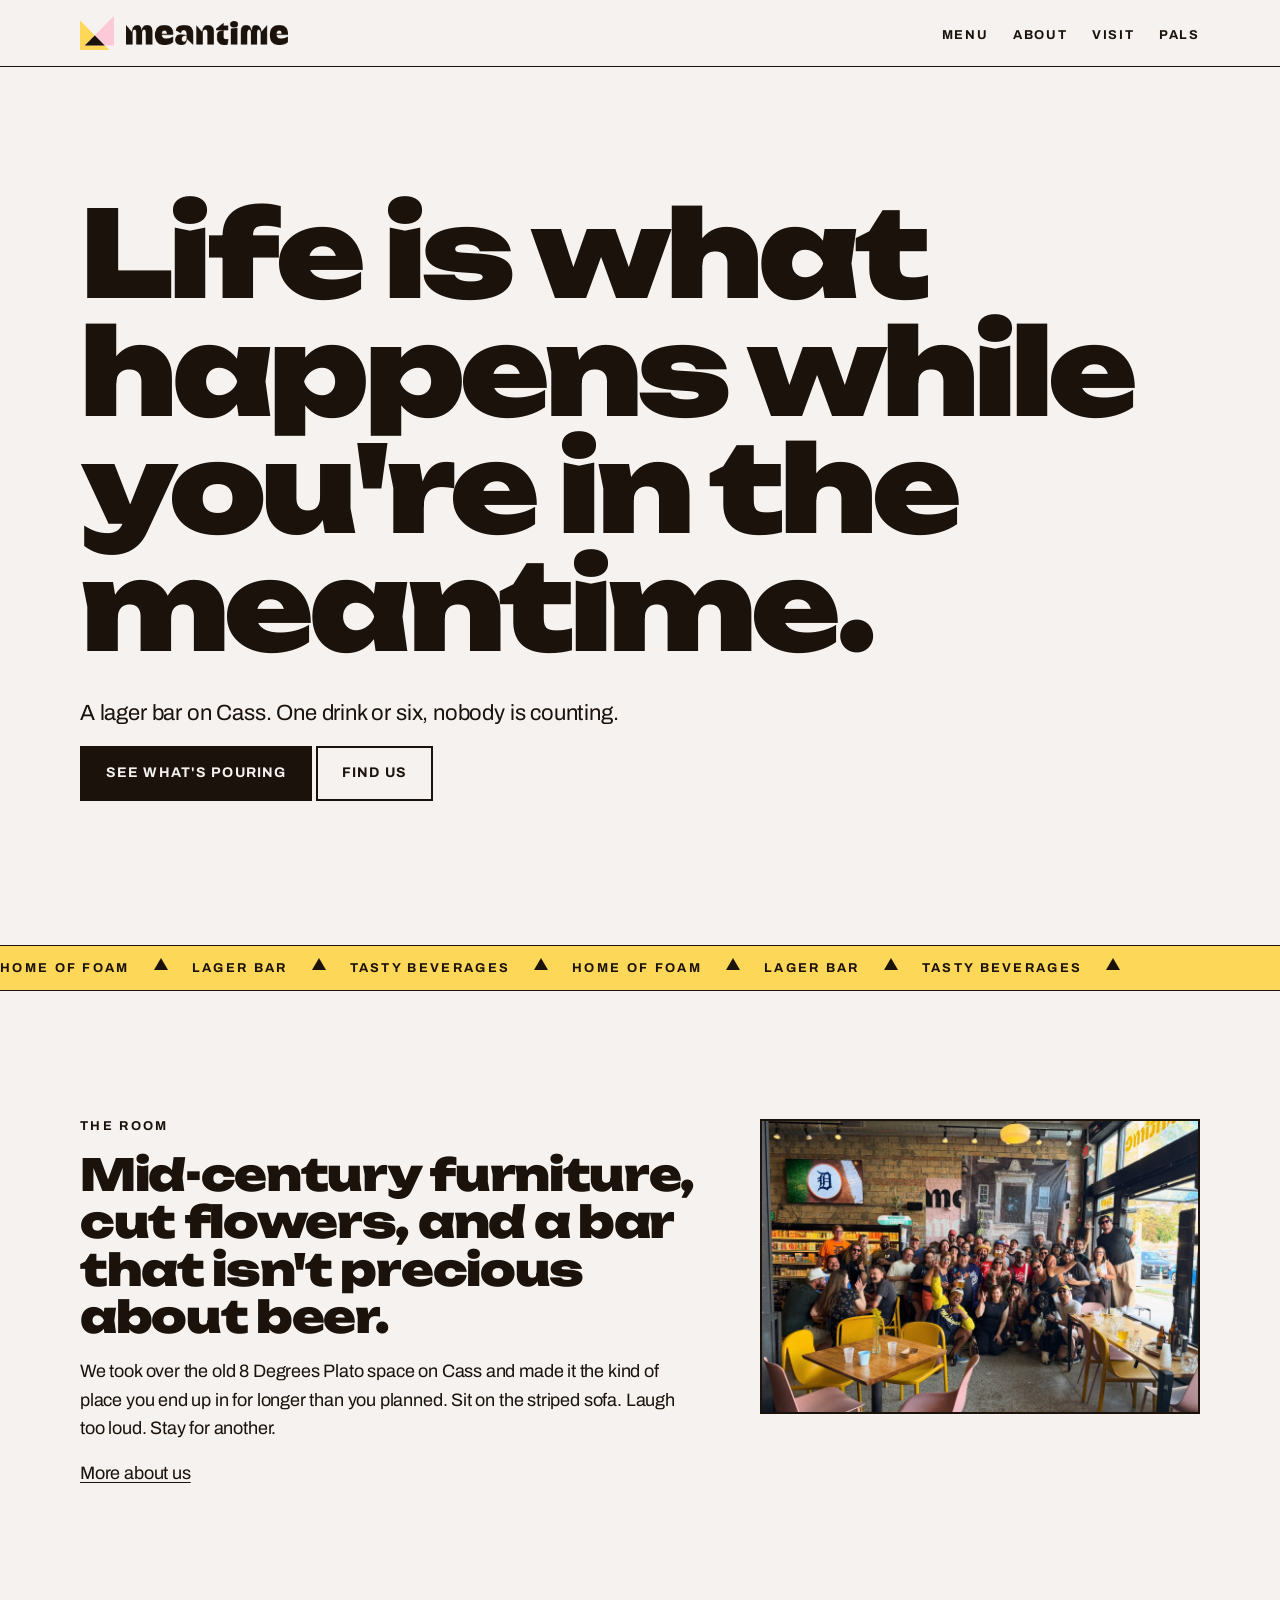
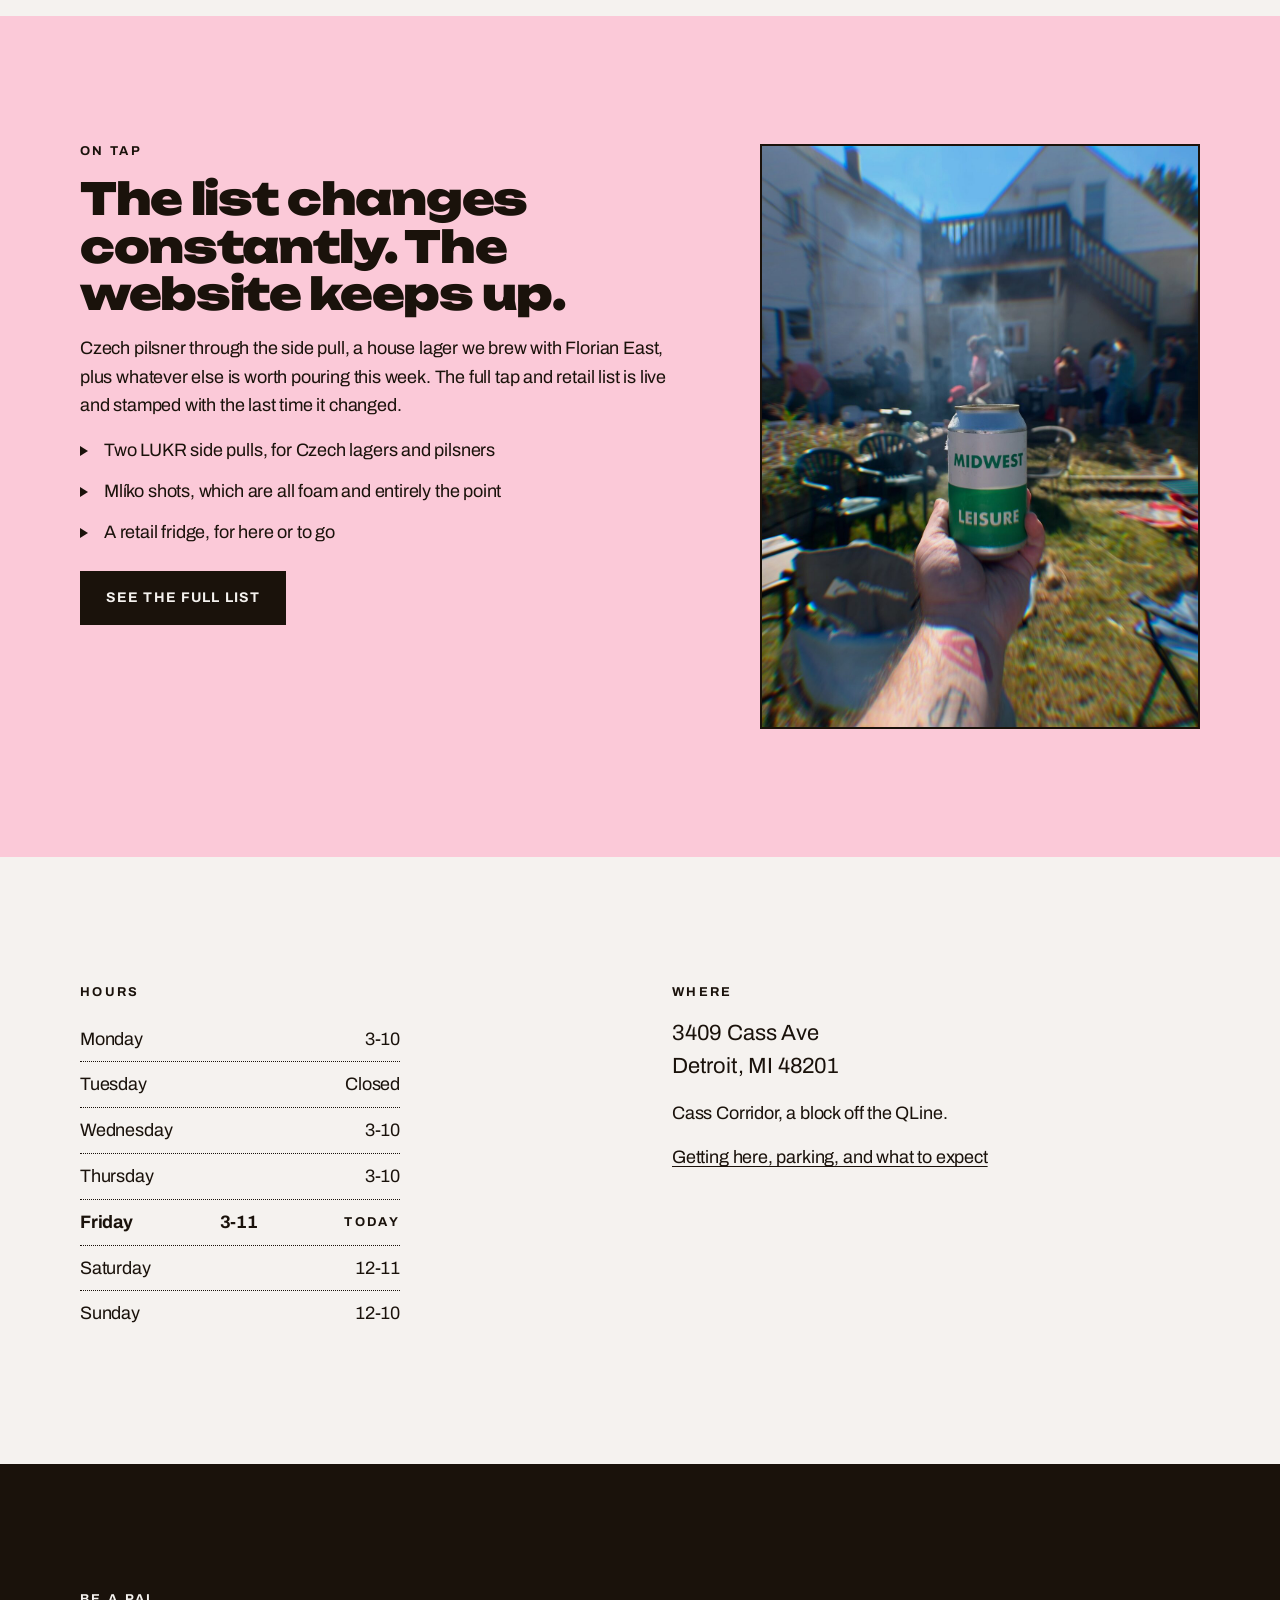
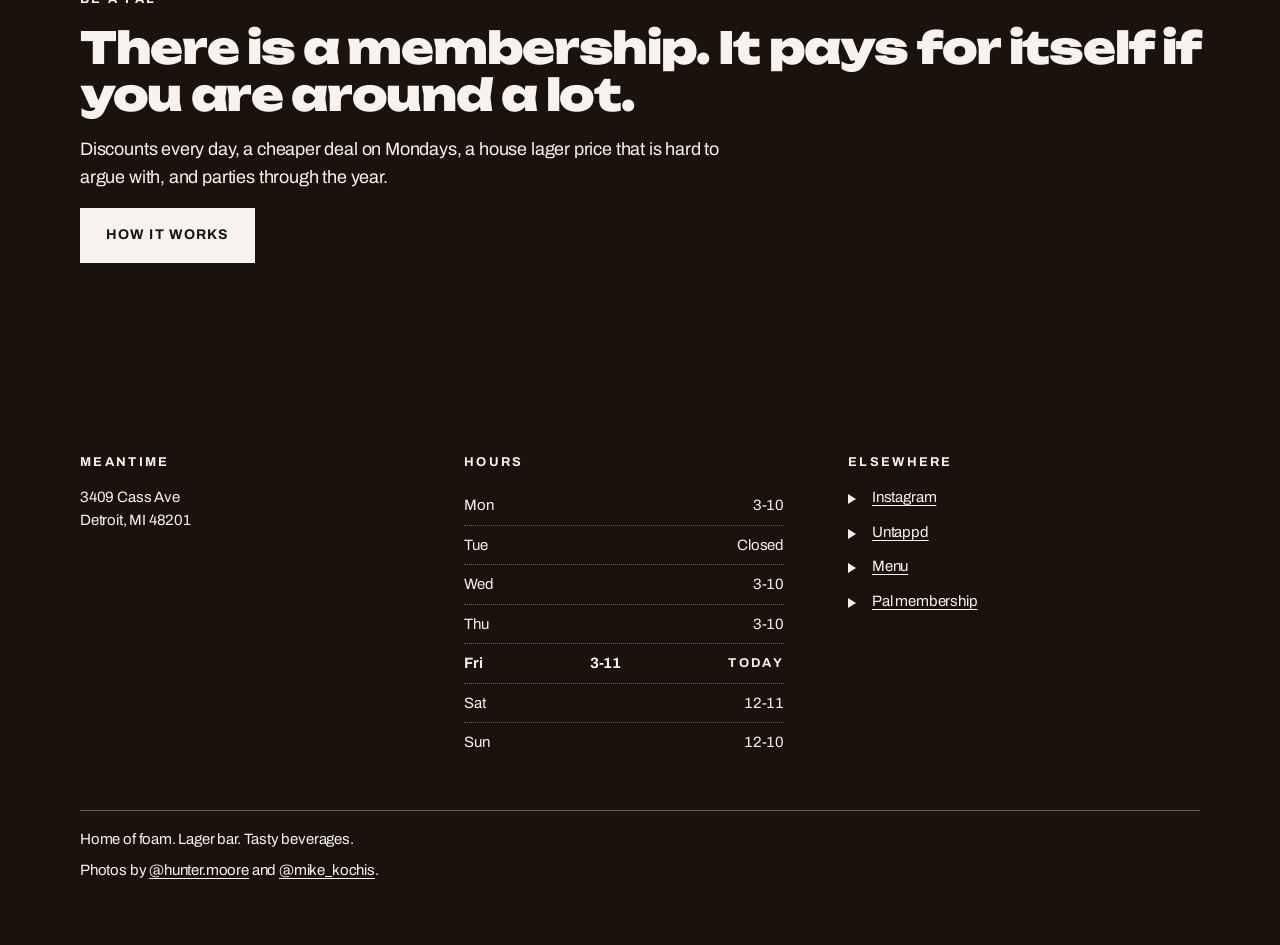
<file: index.html>
<!DOCTYPE html>
<html lang="en">
<head>
<meta charset="utf-8">
<meta name="viewport" content="width=device-width, initial-scale=1">
<title>Meantime - lager bar on Cass, Detroit</title>
<meta name="description" content="Meantime is a neighborhood lager bar at 3409 Cass Ave in Detroit. Two Czech side pulls, an ever-changing tap list, a retail fridge, and no rush.">
<meta name="robots" content="noindex, nofollow">
<link rel="canonical" href="https://www.meantimeoncass.com/">
<meta property="og:type" content="website">
<meta property="og:title" content="Meantime - lager bar on Cass, Detroit">
<meta property="og:description" content="A neighborhood lager bar at 3409 Cass Ave, Detroit. Two Czech side pulls, an ever-changing tap list, and no rush.">
<meta property="og:url" content="https://www.meantimeoncass.com/">
<meta property="og:image" content="https://www.meantimeoncass.com/assets/img/og-default.png">
<meta property="og:image:width" content="1200">
<meta property="og:image:height" content="630">
<meta property="og:site_name" content="Meantime">
<meta name="twitter:card" content="summary_large_image">
<meta name="theme-color" content="#f5f2ef">
<link rel="icon" href="favicon.ico" sizes="any">
<link rel="icon" type="image/svg+xml" href="assets/img/mark.svg">
<link rel="apple-touch-icon" href="assets/img/apple-touch-icon.png">
<link rel="manifest" href="site.webmanifest">
<link rel="preconnect" href="https://fonts.googleapis.com">
<link rel="preconnect" href="https://fonts.gstatic.com" crossorigin>
<link href="https://fonts.googleapis.com/css2?family=Archivo:ital,wght@0,400;0,500;0,700;1,400&family=Instrument+Serif:ital@0;1&family=Unbounded:wght@900&display=swap" rel="stylesheet">
<link rel="stylesheet" href="assets/css/style.css">
<script type="application/ld+json">
{
  "@context": "https://schema.org",
  "@type": "BarOrPub",
  "@id": "https://www.meantimeoncass.com/#bar",
  "name": "Meantime",
  "alternateName": "Meantime on Cass",
  "description": "A neighborhood lager bar in Detroit's Cass Corridor, with two Czech side-pull taps, an ever-changing draft and retail list, wine and cocktails.",
  "url": "https://www.meantimeoncass.com/",
  "image": "https://www.meantimeoncass.com/assets/img/og-default.png",
  "slogan": "Life is what happens while you're in the meantime.",
  "priceRange": "$$",
  "servesCuisine": "Beer",
  "hasMenu": "https://www.meantimeoncass.com/menu",
  "address": {
    "@type": "PostalAddress",
    "streetAddress": "3409 Cass Ave",
    "addressLocality": "Detroit",
    "addressRegion": "MI",
    "postalCode": "48201",
    "addressCountry": "US"
  },
  "geo": {
    "@type": "GeoCoordinates",
    "latitude": 42.3445451,
    "longitude": -83.0603040
  },
  "openingHoursSpecification": [
    { "@type": "OpeningHoursSpecification", "dayOfWeek": ["Monday", "Wednesday", "Thursday"], "opens": "15:00", "closes": "22:00" },
    { "@type": "OpeningHoursSpecification", "dayOfWeek": "Friday", "opens": "15:00", "closes": "23:00" },
    { "@type": "OpeningHoursSpecification", "dayOfWeek": "Saturday", "opens": "12:00", "closes": "23:00" },
    { "@type": "OpeningHoursSpecification", "dayOfWeek": "Sunday", "opens": "12:00", "closes": "22:00" }
  ],
  "sameAs": [
    "https://www.instagram.com/meantimeoncass",
    "https://untappd.com/v/meantime/13344846"
  ]
}
</script>
</head>
<body>
<a class="skip-link" href="#main">Skip to content</a>

<header class="site-header">
  <div class="container site-header__inner">
    <a class="wordmark" href="index.html" aria-label="Meantime, home">
      <img class="wordmark__mark" src="assets/img/mark.svg" alt="" width="34" height="34">
      <img class="wordmark__type" src="assets/img/wordmark.png" alt="" width="1000" height="148">
    </a>
    <nav class="site-nav" aria-label="Main">
      <ul>
        <li><a href="menu.html">Menu</a></li>
        <li><a href="about.html">About</a></li>
        <li><a href="visit.html">Visit</a></li>
        <li><a href="pals.html">Pals</a></li>
      </ul>
    </nav>
  </div>
</header>

<main id="main">

  <section class="section">
    <div class="container">
      <p class="display">Life is what happens while you're in the meantime.</p>
      <p class="lede" style="margin-top:var(--s-6)">A lager bar on Cass. One drink or six, nobody is counting.</p>
      <p><a class="btn" href="menu.html">See what's pouring</a> <a class="btn btn--secondary" href="visit.html">Find us</a></p>
    </div>
  </section>

  <div class="marquee" aria-hidden="true">
    <div class="marquee__track">
      <span>Home of foam</span><span class="tri"></span><span>Lager bar</span><span class="tri"></span><span>Tasty beverages</span><span class="tri"></span>
      <span>Home of foam</span><span class="tri"></span><span>Lager bar</span><span class="tri"></span><span>Tasty beverages</span><span class="tri"></span>
    </div>
  </div>

  <section class="section">
    <div class="container split split--wide-left">
      <div>
        <p class="label">The room</p>
        <h2>Mid-century furniture, cut flowers, and a bar that isn't precious about beer.</h2>
        <p>We took over the old 8 Degrees Plato space on Cass and made it the kind of place you end up in for longer than you planned. Sit on the striped sofa. Laugh too loud. Stay for another.</p>
        <p class="mb-0"><a href="about.html">More about us</a></p>
      </div>
      <figure class="photo">
        <img src="assets/img/photos/room-group.jpg" alt="A full room at Meantime: yellow and pink chairs, wood tables, brick walls and a crowd raising glasses" width="1800" height="1200" loading="lazy">
      </figure>
    </div>
  </section>

  <section class="section section--pink">
    <div class="container split split--wide-left">
      <div>
        <p class="label">On tap</p>
        <h2>The list changes constantly. The website keeps up.</h2>
        <p>Czech pilsner through the side pull, a house lager we brew with Florian East, plus whatever else is worth pouring this week. The full tap and retail list is live and stamped with the last time it changed.</p>
        <ul class="tri-list">
          <li>Two LUKR side pulls, for Czech lagers and pilsners</li>
          <li>Mlíko shots, which are all foam and entirely the point</li>
          <li>A retail fridge, for here or to go</li>
        </ul>
        <p class="mb-0" style="margin-top:var(--s-5)"><a class="btn" href="menu.html">See the full list</a></p>
      </div>
      <figure class="photo">
        <img src="assets/img/photos/midwest-leisure.jpg" alt="A can of Midwest Leisure, the house Czech pilsner, held up outdoors" width="1200" height="1600" loading="lazy">
      </figure>
    </div>
  </section>

  <section class="section">
    <div class="container split">
      <div>
        <p class="label">Hours</p>
        <ul class="hours">
          <li data-day="1"><span>Monday</span><span>3-10</span></li>
          <li data-day="2"><span>Tuesday</span><span>Closed</span></li>
          <li data-day="3"><span>Wednesday</span><span>3-10</span></li>
          <li data-day="4"><span>Thursday</span><span>3-10</span></li>
          <li data-day="5"><span>Friday</span><span>3-11</span></li>
          <li data-day="6"><span>Saturday</span><span>12-11</span></li>
          <li data-day="0"><span>Sunday</span><span>12-10</span></li>
        </ul>
      </div>
      <div>
        <p class="label">Where</p>
        <p class="lede mb-0">3409 Cass Ave<br>Detroit, MI 48201</p>
        <p style="margin-top:var(--s-4)">Cass Corridor, a block off the QLine.</p>
        <p class="mb-0"><a href="visit.html">Getting here, parking, and what to expect</a></p>
      </div>
    </div>
  </section>

  <section class="section section--ink">
    <div class="container">
      <p class="label">Be a pal</p>
      <h2>There is a membership. It pays for itself if you are around a lot.</h2>
      <p>Discounts every day, a cheaper deal on Mondays, a house lager price that is hard to argue with, and parties through the year.</p>
      <p class="mb-0"><a class="btn" href="pals.html">How it works</a></p>
    </div>
  </section>

</main>

<footer class="site-footer">
  <div class="container">
    <div class="footer-grid">
      <div>
        <p class="label">Meantime</p>
        <p class="small mb-0">3409 Cass Ave<br>Detroit, MI 48201</p>
      </div>
      <div>
        <p class="label">Hours</p>
        <ul class="hours small">
          <li data-day="1"><span>Mon</span><span>3-10</span></li>
          <li data-day="2"><span>Tue</span><span>Closed</span></li>
          <li data-day="3"><span>Wed</span><span>3-10</span></li>
          <li data-day="4"><span>Thu</span><span>3-10</span></li>
          <li data-day="5"><span>Fri</span><span>3-11</span></li>
          <li data-day="6"><span>Sat</span><span>12-11</span></li>
          <li data-day="0"><span>Sun</span><span>12-10</span></li>
        </ul>
      </div>
      <div>
        <p class="label">Elsewhere</p>
        <ul class="tri-list small">
          <li><a href="https://www.instagram.com/meantimeoncass">Instagram</a></li>
          <li><a href="https://untappd.com/v/meantime/13344846">Untappd</a></li>
          <li><a href="menu.html">Menu</a></li>
          <li><a href="pals.html">Pal membership</a></li>
        </ul>
      </div>
    </div>
    <div class="footer-bottom">
      <p class="mb-0">Home of foam. Lager bar. Tasty beverages.</p>
      <p class="small mb-0" style="margin-top:var(--s-2)">Photos by <a href="https://www.instagram.com/hunter.moore">@hunter.moore</a> and <a href="https://www.instagram.com/mike_kochis">@mike_kochis</a>.</p>
    </div>
  </div>
</footer>

<script src="assets/js/main.js"></script>
</body>
</html>
</file>
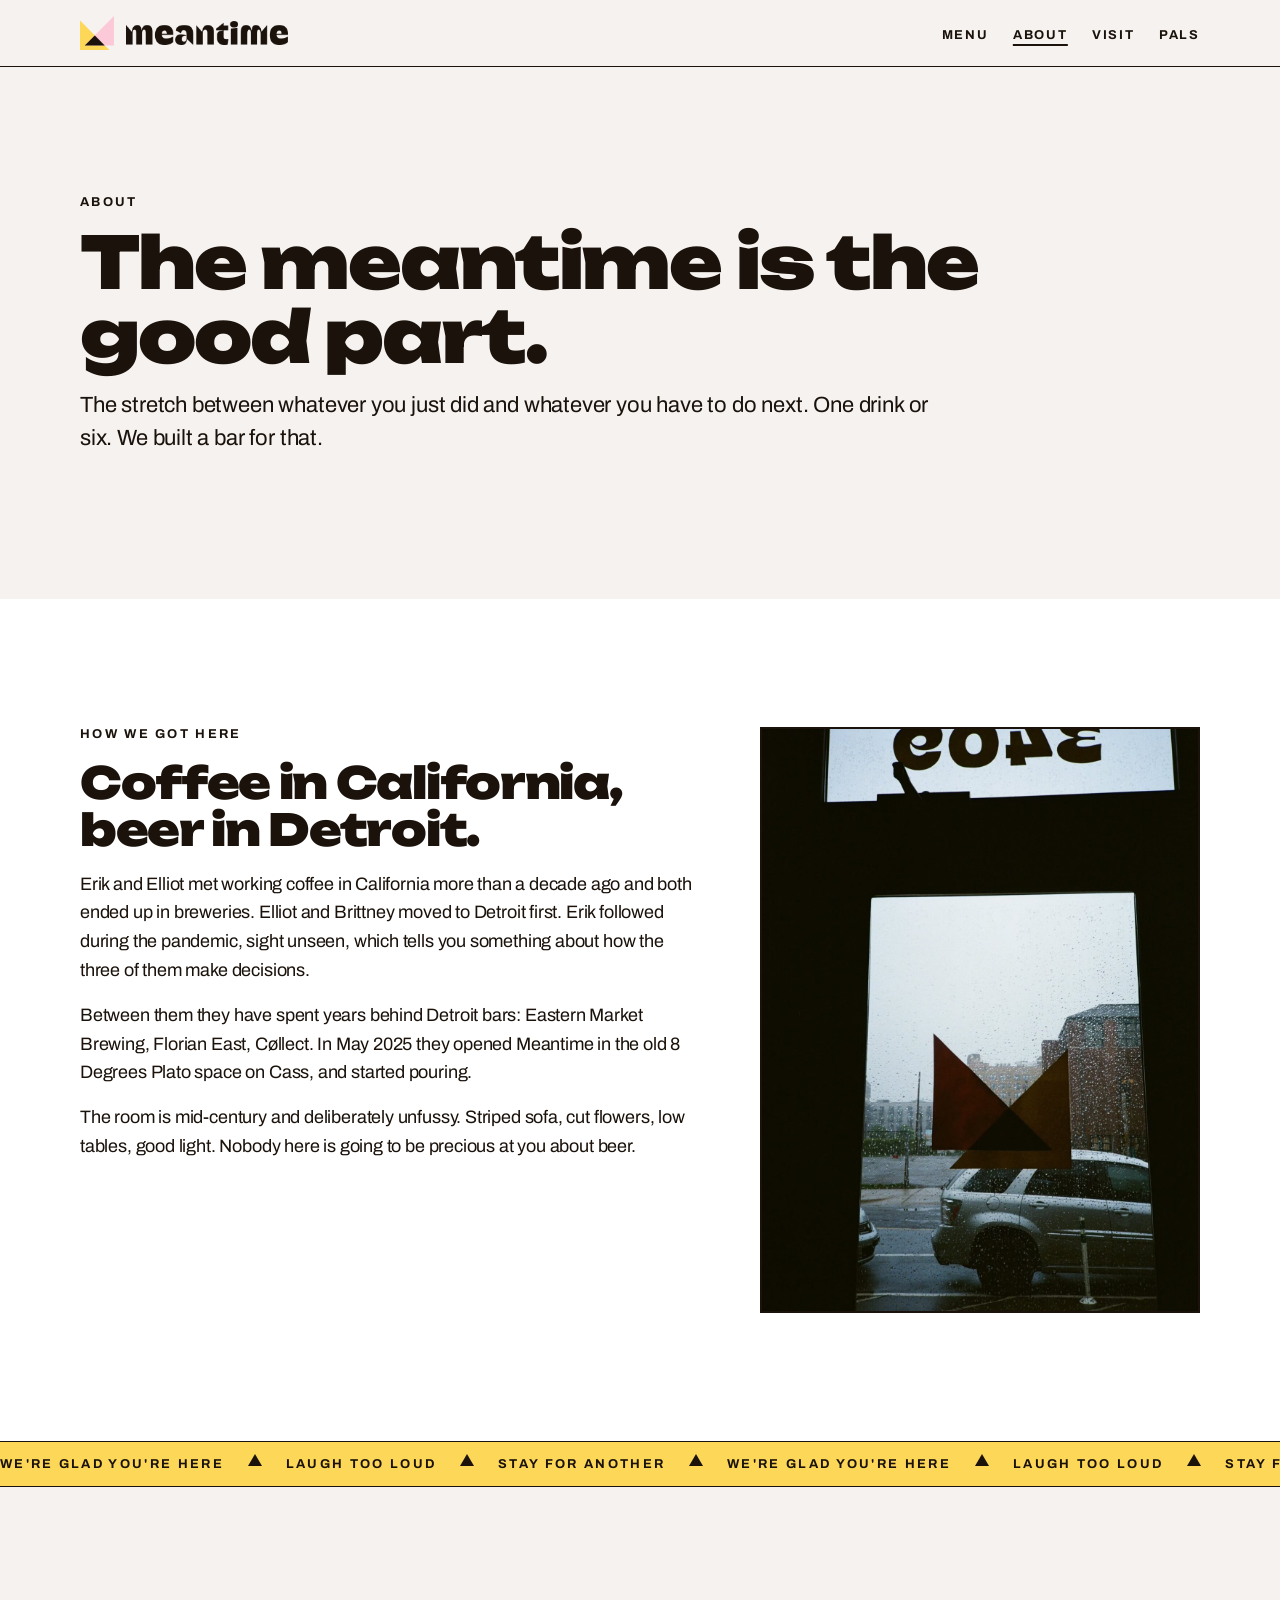
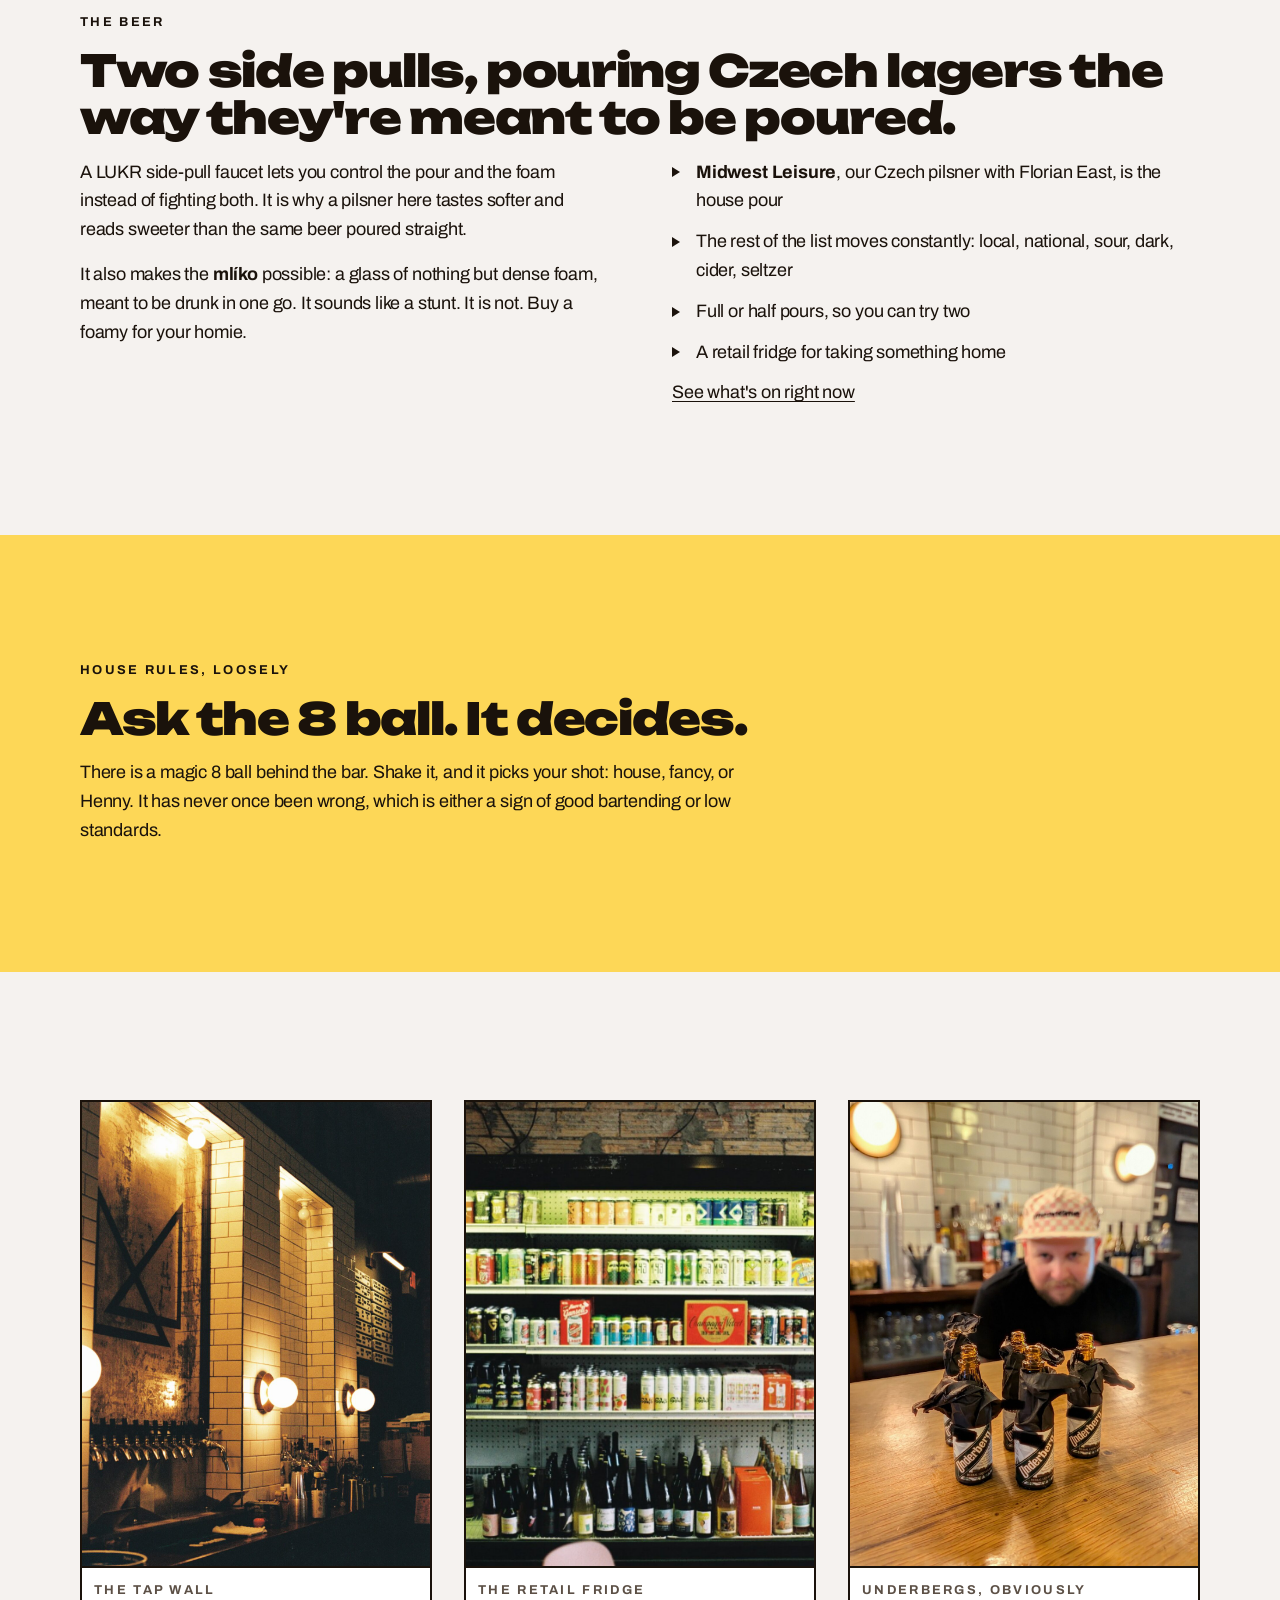
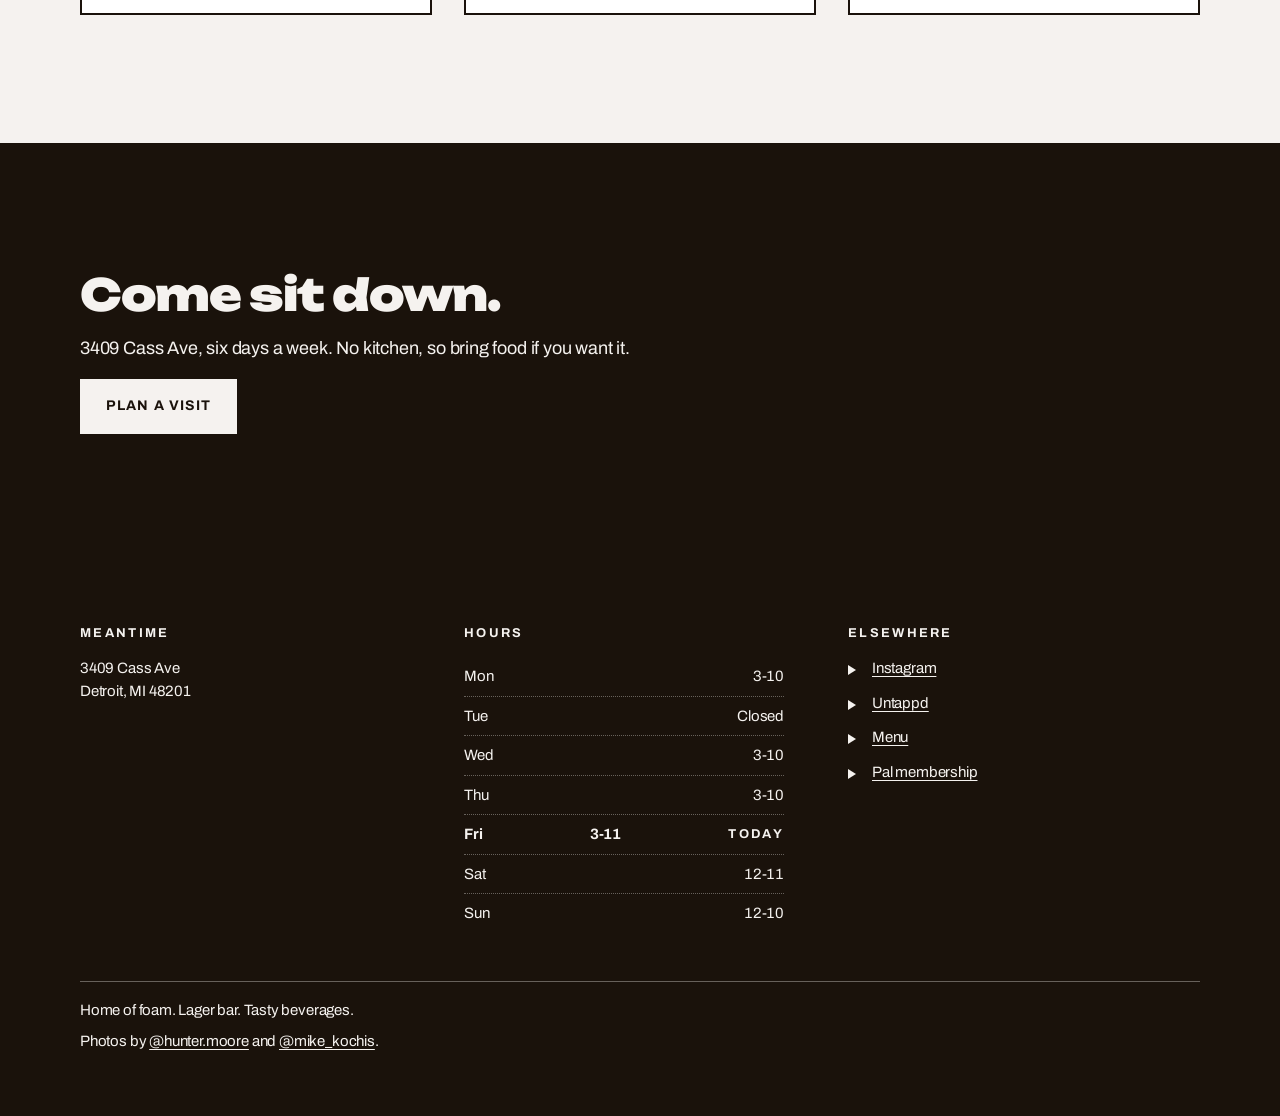
<file: about.html>
<!DOCTYPE html>
<html lang="en">
<head>
<meta charset="utf-8">
<meta name="viewport" content="width=device-width, initial-scale=1">
<title>About - Meantime</title>
<meta name="description" content="Three people, two Czech side pulls, and the old 8 Degrees Plato space on Cass. How Meantime got here and what we pour.">
<meta name="robots" content="noindex, nofollow">
<meta property="og:type" content="website">
<meta property="og:title" content="About - Meantime">
<meta property="og:description" content="Three people, two Czech side pulls, and the old 8 Degrees Plato space on Cass.">
<meta property="og:image" content="https://www.meantimeoncass.com/assets/img/og-about.png">
<meta property="og:image:width" content="1200">
<meta property="og:image:height" content="630">
<meta property="og:site_name" content="Meantime">
<meta name="twitter:card" content="summary_large_image">
<meta name="theme-color" content="#f5f2ef">
<link rel="icon" href="favicon.ico" sizes="any">
<link rel="icon" type="image/svg+xml" href="assets/img/mark.svg">
<link rel="apple-touch-icon" href="assets/img/apple-touch-icon.png">
<link rel="manifest" href="site.webmanifest">
<link rel="preconnect" href="https://fonts.googleapis.com">
<link rel="preconnect" href="https://fonts.gstatic.com" crossorigin>
<link href="https://fonts.googleapis.com/css2?family=Archivo:ital,wght@0,400;0,500;0,700;1,400&family=Instrument+Serif:ital@0;1&family=Unbounded:wght@900&display=swap" rel="stylesheet">
<link rel="stylesheet" href="assets/css/style.css">
</head>
<body>
<a class="skip-link" href="#main">Skip to content</a>

<header class="site-header">
  <div class="container site-header__inner">
    <a class="wordmark" href="index.html" aria-label="Meantime, home">
      <img class="wordmark__mark" src="assets/img/mark.svg" alt="" width="34" height="34">
      <img class="wordmark__type" src="assets/img/wordmark.png" alt="" width="1000" height="148">
    </a>
    <nav class="site-nav" aria-label="Main">
      <ul>
        <li><a href="menu.html">Menu</a></li>
        <li><a href="about.html" aria-current="page">About</a></li>
        <li><a href="visit.html">Visit</a></li>
        <li><a href="pals.html">Pals</a></li>
      </ul>
    </nav>
  </div>
</header>

<main id="main">

  <section class="section">
    <div class="container">
      <p class="label">About</p>
      <h1>The meantime is the good part.</h1>
      <p class="lede">The stretch between whatever you just did and whatever you have to do next. One drink or six. We built a bar for that.</p>
    </div>
  </section>

  <section class="section section--paper">
    <div class="container split split--wide-left">
      <div>
        <p class="label">How we got here</p>
        <h2>Coffee in California, beer in Detroit.</h2>
        <p>Erik and Elliot met working coffee in California more than a decade ago and both ended up in breweries. Elliot and Brittney moved to Detroit first. Erik followed during the pandemic, sight unseen, which tells you something about how the three of them make decisions.</p>
        <p>Between them they have spent years behind Detroit bars: Eastern Market Brewing, Florian East, Cøllect. In May 2025 they opened Meantime in the old 8 Degrees Plato space on Cass, and started pouring.</p>
        <p class="mb-0">The room is mid-century and deliberately unfussy. Striped sofa, cut flowers, low tables, good light. Nobody here is going to be precious at you about beer.</p>
      </div>
      <!-- Still want a portrait of Erik, Brittney and Elliot here. See SUMMIT-183. -->
      <figure class="photo">
        <img src="assets/img/photos/window-mark.jpg" alt="The Meantime window at 3409 Cass, the triangle M painted on the glass, Cass Avenue in the rain outside" width="1200" height="1600" loading="lazy">
      </figure>
    </div>
  </section>

  <div class="marquee" aria-hidden="true">
    <div class="marquee__track">
      <span>We're glad you're here</span><span class="tri"></span><span>Laugh too loud</span><span class="tri"></span><span>Stay for another</span><span class="tri"></span>
      <span>We're glad you're here</span><span class="tri"></span><span>Laugh too loud</span><span class="tri"></span><span>Stay for another</span><span class="tri"></span>
    </div>
  </div>

  <section class="section">
    <div class="container">
      <p class="label">The beer</p>
      <h2>Two side pulls, pouring Czech lagers the way they're meant to be poured.</h2>
      <div class="split">
        <div>
          <p>A LUKR side-pull faucet lets you control the pour and the foam instead of fighting both. It is why a pilsner here tastes softer and reads sweeter than the same beer poured straight.</p>
          <p class="mb-0">It also makes the <strong>mlíko</strong> possible: a glass of nothing but dense foam, meant to be drunk in one go. It sounds like a stunt. It is not. Buy a foamy for your homie.</p>
        </div>
        <div>
          <ul class="tri-list">
            <li><strong>Midwest Leisure</strong>, our Czech pilsner with Florian East, is the house pour</li>
            <li>The rest of the list moves constantly: local, national, sour, dark, cider, seltzer</li>
            <li>Full or half pours, so you can try two</li>
            <li>A retail fridge for taking something home</li>
          </ul>
          <p class="mb-0"><a href="menu.html">See what's on right now</a></p>
        </div>
      </div>
    </div>
  </section>

  <section class="section section--yellow">
    <div class="container">
      <p class="label">House rules, loosely</p>
      <h2>Ask the 8 ball. It decides.</h2>
      <p class="mb-0">There is a magic 8 ball behind the bar. Shake it, and it picks your shot: house, fancy, or Henny. It has never once been wrong, which is either a sign of good bartending or low standards.</p>
    </div>
  </section>

  <section class="section">
    <div class="container">
      <div class="cols">
        <figure class="photo">
          <img src="assets/img/photos/bar-taps.jpg" alt="The tap wall at Meantime under round wall lights, with the triangle M painted above the taps" width="1200" height="1600" loading="lazy">
          <figcaption>The tap wall</figcaption>
        </figure>
        <figure class="photo">
          <img src="assets/img/photos/retail-fridge.jpg" alt="The retail cooler stocked with cans, bottles and wine" width="1600" height="1080" loading="lazy">
          <figcaption>The retail fridge</figcaption>
        </figure>
        <figure class="photo">
          <img src="assets/img/photos/bar-underberg.jpg" alt="A bartender behind a row of Underberg bottles on the wood bar" width="1200" height="1595" loading="lazy">
          <figcaption>Underbergs, obviously</figcaption>
        </figure>
      </div>
    </div>
  </section>

  <section class="section section--ink">
    <div class="container">
      <h2>Come sit down.</h2>
      <p>3409 Cass Ave, six days a week. No kitchen, so bring food if you want it.</p>
      <p class="mb-0"><a class="btn" href="visit.html">Plan a visit</a></p>
    </div>
  </section>

</main>

<footer class="site-footer">
  <div class="container">
    <div class="footer-grid">
      <div>
        <p class="label">Meantime</p>
        <p class="small mb-0">3409 Cass Ave<br>Detroit, MI 48201</p>
      </div>
      <div>
        <p class="label">Hours</p>
        <ul class="hours small">
          <li data-day="1"><span>Mon</span><span>3-10</span></li>
          <li data-day="2"><span>Tue</span><span>Closed</span></li>
          <li data-day="3"><span>Wed</span><span>3-10</span></li>
          <li data-day="4"><span>Thu</span><span>3-10</span></li>
          <li data-day="5"><span>Fri</span><span>3-11</span></li>
          <li data-day="6"><span>Sat</span><span>12-11</span></li>
          <li data-day="0"><span>Sun</span><span>12-10</span></li>
        </ul>
      </div>
      <div>
        <p class="label">Elsewhere</p>
        <ul class="tri-list small">
          <li><a href="https://www.instagram.com/meantimeoncass">Instagram</a></li>
          <li><a href="https://untappd.com/v/meantime/13344846">Untappd</a></li>
          <li><a href="menu.html">Menu</a></li>
          <li><a href="pals.html">Pal membership</a></li>
        </ul>
      </div>
    </div>
    <div class="footer-bottom">
      <p class="mb-0">Home of foam. Lager bar. Tasty beverages.</p>
      <p class="small mb-0" style="margin-top:var(--s-2)">Photos by <a href="https://www.instagram.com/hunter.moore">@hunter.moore</a> and <a href="https://www.instagram.com/mike_kochis">@mike_kochis</a>.</p>
    </div>
  </div>
</footer>

<script src="assets/js/main.js"></script>
</body>
</html>
</file>
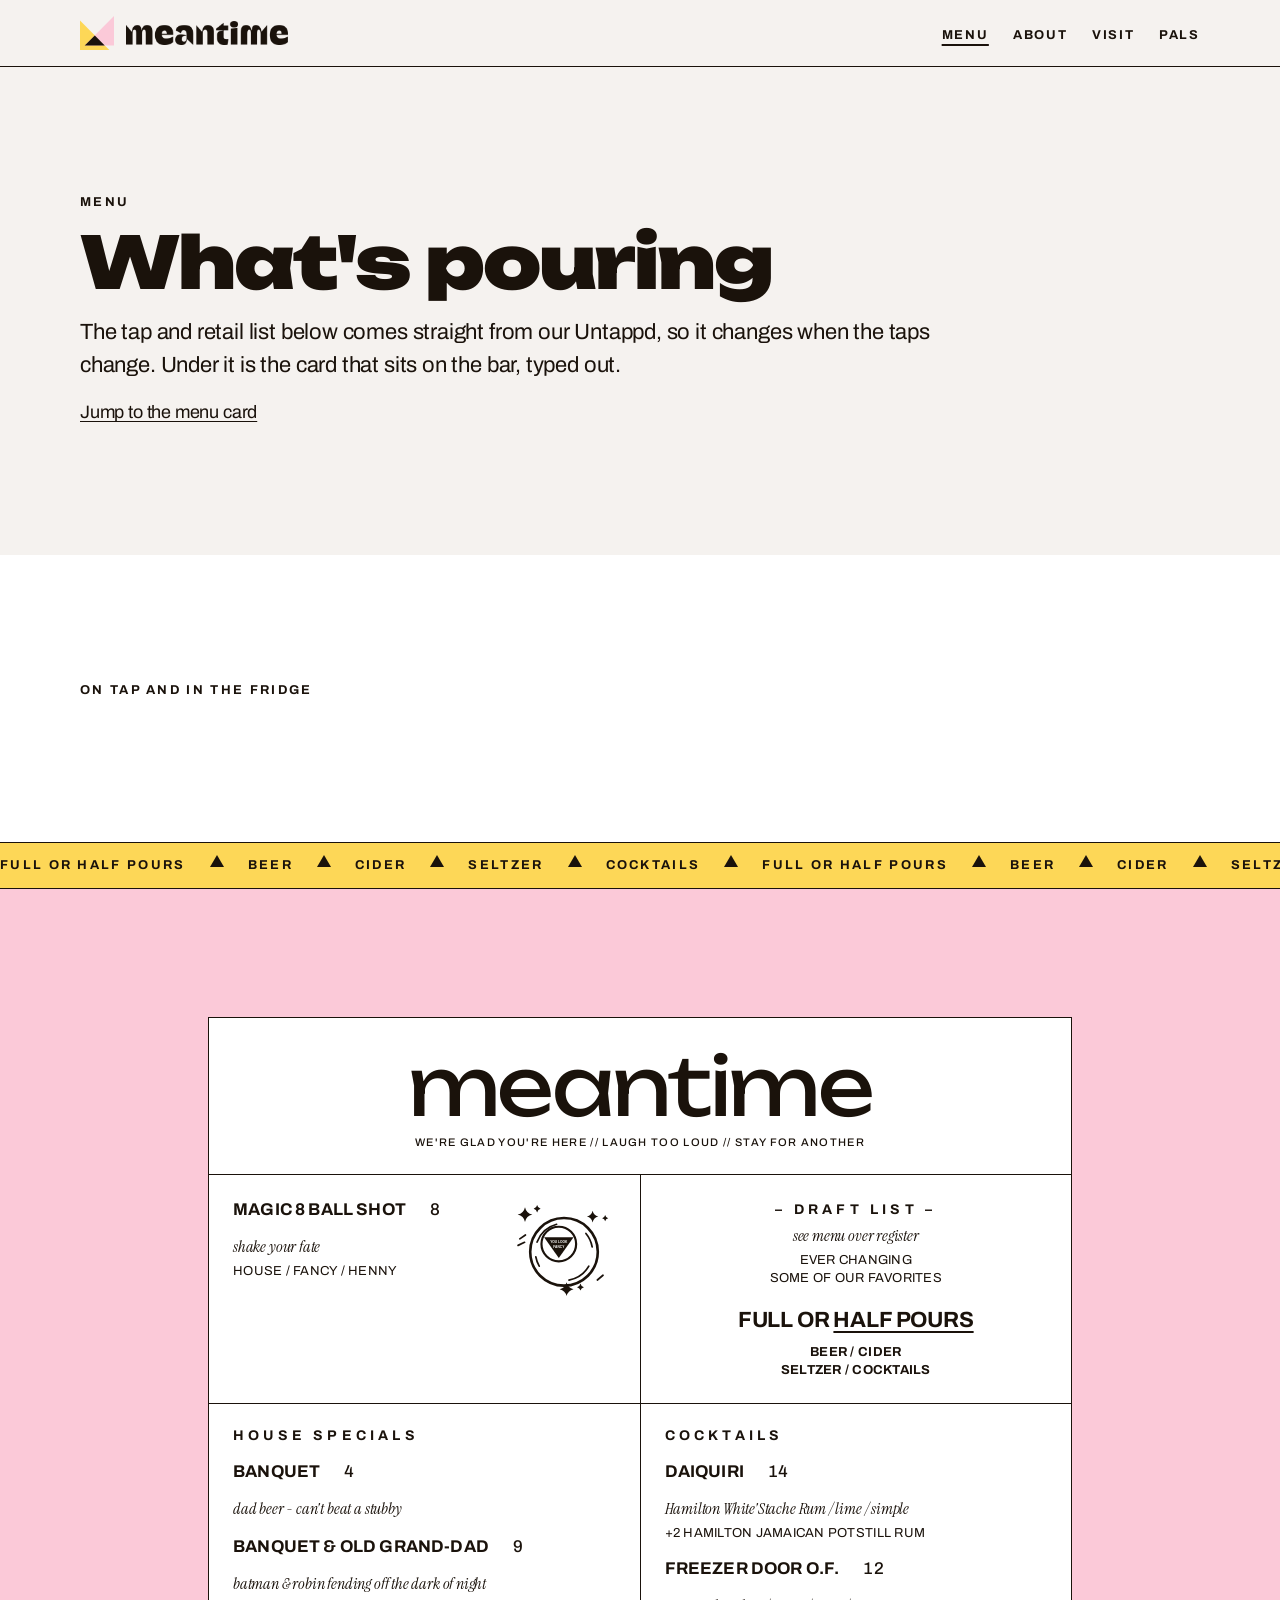
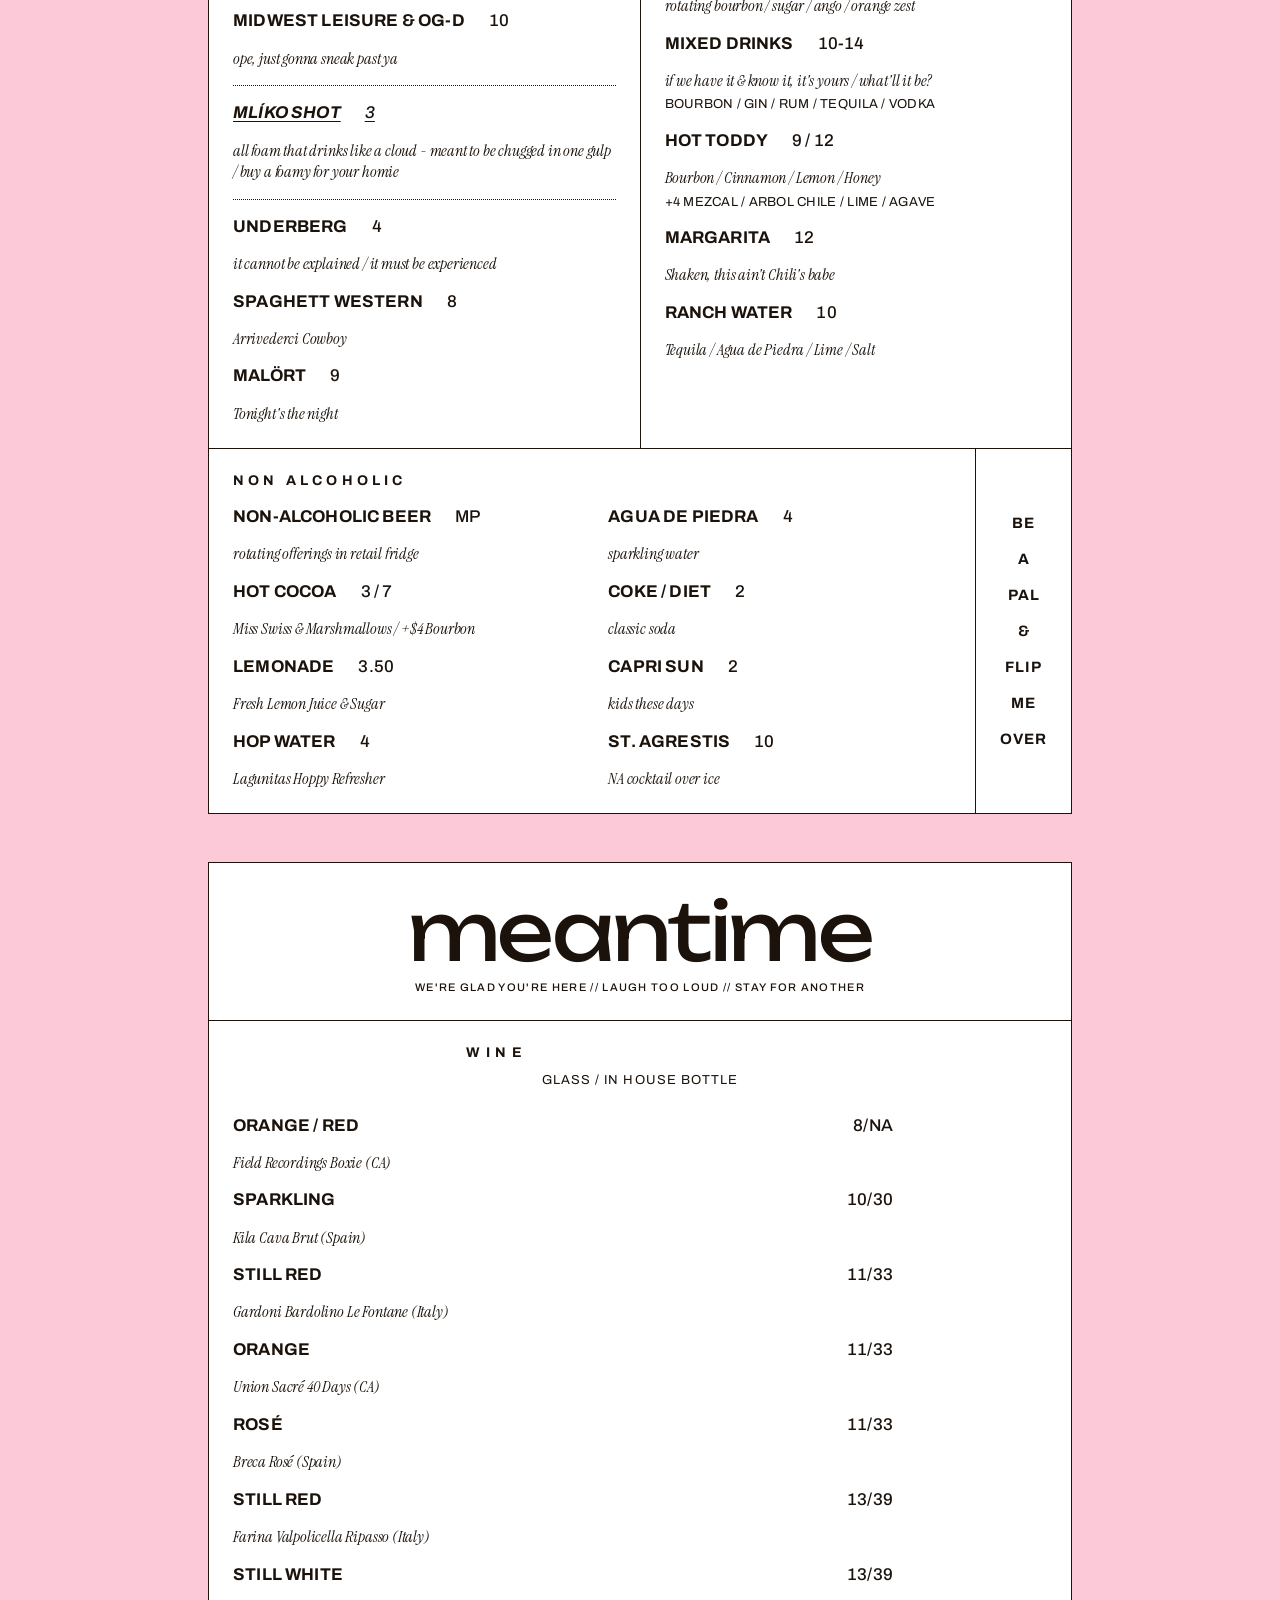
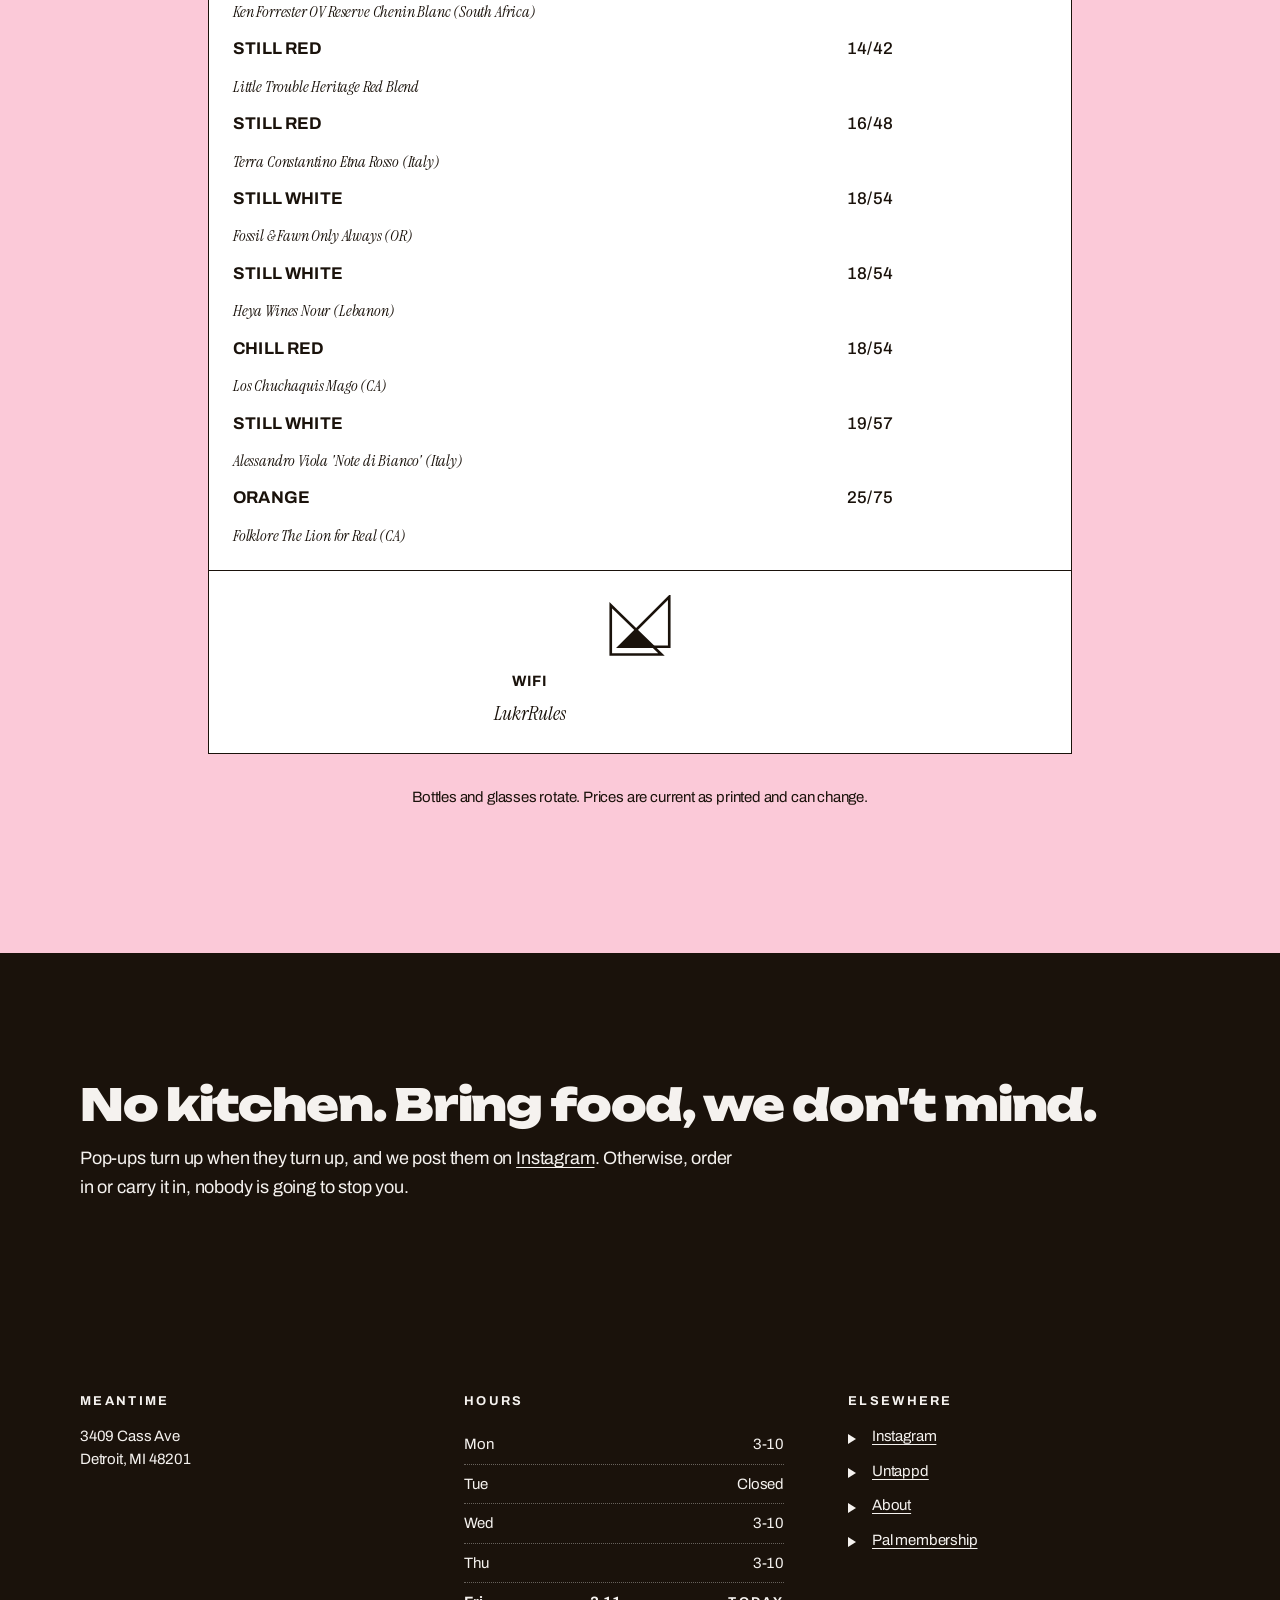
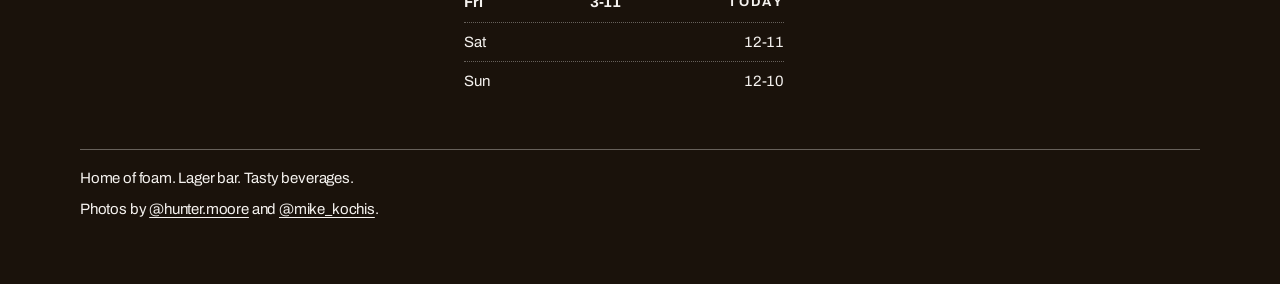
<file: menu.html>
<!DOCTYPE html>
<html lang="en">
<head>
<meta charset="utf-8">
<meta name="viewport" content="width=device-width, initial-scale=1">
<title>Menu - Meantime</title>
<meta name="description" content="What's pouring at Meantime right now, plus house specials, cocktails, non-alcoholic drinks and the wine list. 3409 Cass Ave, Detroit.">
<meta name="robots" content="noindex, nofollow">
<link rel="canonical" href="https://www.meantimeoncass.com/menu">
<meta property="og:type" content="website">
<meta property="og:title" content="Menu - Meantime">
<meta property="og:description" content="Live tap and retail list, house specials, cocktails, and wine. Meantime, 3409 Cass Ave, Detroit.">
<meta property="og:url" content="https://www.meantimeoncass.com/menu">
<meta property="og:image" content="https://www.meantimeoncass.com/assets/img/og-menu.png">
<meta property="og:image:width" content="1200">
<meta property="og:image:height" content="630">
<meta property="og:site_name" content="Meantime">
<meta name="twitter:card" content="summary_large_image">
<meta name="theme-color" content="#f5f2ef">
<link rel="icon" href="favicon.ico" sizes="any">
<link rel="icon" type="image/svg+xml" href="assets/img/mark.svg">
<link rel="apple-touch-icon" href="assets/img/apple-touch-icon.png">
<link rel="manifest" href="site.webmanifest">
<link rel="preconnect" href="https://fonts.googleapis.com">
<link rel="preconnect" href="https://fonts.gstatic.com" crossorigin>
<link href="https://fonts.googleapis.com/css2?family=Archivo:ital,wght@0,400;0,500;0,700;1,400&family=Instrument+Serif:ital@0;1&family=Unbounded:wght@900&display=swap" rel="stylesheet">
<link rel="stylesheet" href="assets/css/style.css">
</head>
<body>
<a class="skip-link" href="#main">Skip to content</a>

<header class="site-header">
  <div class="container site-header__inner">
    <a class="wordmark" href="index.html" aria-label="Meantime, home">
      <img class="wordmark__mark" src="assets/img/mark.svg" alt="" width="34" height="34">
      <img class="wordmark__type" src="assets/img/wordmark.png" alt="" width="1000" height="148">
    </a>
    <nav class="site-nav" aria-label="Main">
      <ul>
        <li><a href="menu.html" aria-current="page">Menu</a></li>
        <li><a href="about.html">About</a></li>
        <li><a href="visit.html">Visit</a></li>
        <li><a href="pals.html">Pals</a></li>
      </ul>
    </nav>
  </div>
</header>

<main id="main">

  <section class="section">
    <div class="container">
      <p class="label">Menu</p>
      <h1>What's pouring</h1>
      <p class="lede">The tap and retail list below comes straight from our Untappd, so it changes when the taps change. Under it is the card that sits on the bar, typed out.</p>
      <p class="mb-0"><a href="#card">Jump to the menu card</a></p>
    </div>
  </section>

  <section class="section section--paper">
    <div class="container">
      <p class="label">On tap and in the fridge</p>
      <!-- Untappd for Business embed. Location 51955, theme 177723.
           Same loader the current Squarespace site uses. Do not scrape the public menu pages. -->
      <div id="menu-container"></div>
      <noscript>
        <p>Our live tap list needs JavaScript. You can also see it on
          <a href="https://untappd.com/v/meantime/13344846">our Untappd page</a>.</p>
      </noscript>
    </div>
  </section>

  <div class="marquee" aria-hidden="true">
    <div class="marquee__track">
      <span>Full or half pours</span><span class="tri"></span><span>Beer</span><span class="tri"></span><span>Cider</span><span class="tri"></span><span>Seltzer</span><span class="tri"></span><span>Cocktails</span><span class="tri"></span>
      <span>Full or half pours</span><span class="tri"></span><span>Beer</span><span class="tri"></span><span>Cider</span><span class="tri"></span><span>Seltzer</span><span class="tri"></span><span>Cocktails</span><span class="tri"></span>
    </div>
  </div>

  <!-- SOURCE: MenuForWebsiteMARCH.png as served on meantimeoncass.com/menu, transcribed 2026-09-16,
       restyled 2026-09-21 to match the printed card side by side.
       Two deliberate departures from the paper: the two typos on it ("NON ALCHOHOLIC", "JAMACIAN")
       are set correctly here. Prices must be re-confirmed with the owners before launch.
       See design-catalog/assets-needed.md item 3. -->
  <section class="section menu-page" id="card">
    <div class="container">

      <article class="menucard">
        <header class="menucard__head">
          <p class="menucard__wordmark">meantime</p>
          <p class="menucard__tagline">We're glad you're here // Laugh too loud // Stay for another</p>
        </header>

        <div class="menucard__body">

          <div class="menucard__row menucard__row--split">
            <div class="mc-cell">
              <div class="mc-eight">
                <div class="mc-item">
                  <p class="mc-item__line"><span>Magic 8 ball shot</span><span class="mc-item__price">8</span></p>
                  <p class="mc-item__desc">shake your fate</p>
                  <p class="mc-item__note">House / Fancy / Henny</p>
                </div>
                <img class="mc-eight__art" src="assets/img/magic-8-ball.svg" alt="" width="230" height="220">
              </div>
            </div>

            <div class="mc-cell mc-draft">
              <p class="mc-draft__title">&ndash; Draft list &ndash;</p>
              <p class="mc-item__desc">see menu over register</p>
              <p class="mc-item__note">Ever changing<br>Some of our favorites</p>
              <p class="mc-draft__pours">Full or <u>half pours</u></p>
              <p class="mc-item__note"><strong>Beer / Cider<br>Seltzer / Cocktails</strong></p>
            </div>
          </div>

          <div class="menucard__row menucard__row--split">
            <div class="mc-cell">
              <p class="mc-heading">House specials</p>

              <div class="mc-item">
                <p class="mc-item__line"><span>Banquet</span><span class="mc-item__price">4</span></p>
                <p class="mc-item__desc">dad beer - can't beat a stubby</p>
              </div>
              <div class="mc-item">
                <p class="mc-item__line"><span>Banquet &amp; Old Grand-Dad</span><span class="mc-item__price">9</span></p>
                <p class="mc-item__desc">batman &amp; robin fending off the dark of night</p>
              </div>
              <div class="mc-item">
                <p class="mc-item__line"><span>Midwest Leisure &amp; OG-D</span><span class="mc-item__price">10</span></p>
                <p class="mc-item__desc">ope, just gonna sneak past ya</p>
              </div>
              <div class="mc-item mc-item--starred">
                <p class="mc-item__line"><span>Ml&iacute;ko shot</span><span class="mc-item__price">3</span></p>
                <p class="mc-item__desc">all foam that drinks like a cloud - meant to be chugged in one gulp / buy a foamy for your homie</p>
              </div>
              <div class="mc-item">
                <p class="mc-item__line"><span>Underberg</span><span class="mc-item__price">4</span></p>
                <p class="mc-item__desc">it cannot be explained / it must be experienced</p>
              </div>
              <div class="mc-item">
                <p class="mc-item__line"><span>Spaghett western</span><span class="mc-item__price">8</span></p>
                <p class="mc-item__desc">Arrivederci Cowboy</p>
              </div>
              <div class="mc-item">
                <p class="mc-item__line"><span>Mal&ouml;rt</span><span class="mc-item__price">9</span></p>
                <p class="mc-item__desc">Tonight's the night</p>
              </div>
            </div>

            <div class="mc-cell">
              <p class="mc-heading">Cocktails</p>

              <div class="mc-item">
                <p class="mc-item__line"><span>Daiquiri</span><span class="mc-item__price">14</span></p>
                <p class="mc-item__desc">Hamilton White'Stache Rum / lime / simple</p>
                <p class="mc-item__note">+2 Hamilton Jamaican potstill rum</p>
              </div>
              <div class="mc-item">
                <p class="mc-item__line"><span>Freezer door O.F.</span><span class="mc-item__price">12</span></p>
                <p class="mc-item__desc">rotating bourbon / sugar / ango / orange zest</p>
              </div>
              <div class="mc-item">
                <p class="mc-item__line"><span>Mixed drinks</span><span class="mc-item__price">10-14</span></p>
                <p class="mc-item__desc">if we have it &amp; know it, it's yours / what'll it be?</p>
                <p class="mc-item__note">Bourbon / Gin / Rum / Tequila / Vodka</p>
              </div>
              <div class="mc-item">
                <p class="mc-item__line"><span>Hot toddy</span><span class="mc-item__price">9 / 12</span></p>
                <p class="mc-item__desc">Bourbon / Cinnamon / Lemon / Honey</p>
                <p class="mc-item__note">+4 Mezcal / Arbol Chile / Lime / Agave</p>
              </div>
              <div class="mc-item">
                <p class="mc-item__line"><span>Margarita</span><span class="mc-item__price">12</span></p>
                <p class="mc-item__desc">Shaken, this ain't Chili's babe</p>
              </div>
              <div class="mc-item">
                <p class="mc-item__line"><span>Ranch water</span><span class="mc-item__price">10</span></p>
                <p class="mc-item__desc">Tequila / Agua de Piedra / Lime / Salt</p>
              </div>
            </div>
          </div>

          <div class="menucard__row menucard__row--na">
            <div class="mc-cell">
              <p class="mc-heading">Non alcoholic</p>
              <div class="mc-cols">
                <div>
                  <div class="mc-item">
                    <p class="mc-item__line"><span>Non-alcoholic beer</span><span class="mc-item__price">MP</span></p>
                    <p class="mc-item__desc">rotating offerings in retail fridge</p>
                  </div>
                  <div class="mc-item">
                    <p class="mc-item__line"><span>Hot cocoa</span><span class="mc-item__price">3 / 7</span></p>
                    <p class="mc-item__desc">Miss Swiss &amp; Marshmallows / +$4 Bourbon</p>
                  </div>
                  <div class="mc-item">
                    <p class="mc-item__line"><span>Lemonade</span><span class="mc-item__price">3.50</span></p>
                    <p class="mc-item__desc">Fresh Lemon Juice &amp; Sugar</p>
                  </div>
                  <div class="mc-item">
                    <p class="mc-item__line"><span>Hop water</span><span class="mc-item__price">4</span></p>
                    <p class="mc-item__desc">Lagunitas Hoppy Refresher</p>
                  </div>
                </div>
                <div>
                  <div class="mc-item">
                    <p class="mc-item__line"><span>Agua de Piedra</span><span class="mc-item__price">4</span></p>
                    <p class="mc-item__desc">sparkling water</p>
                  </div>
                  <div class="mc-item">
                    <p class="mc-item__line"><span>Coke / Diet</span><span class="mc-item__price">2</span></p>
                    <p class="mc-item__desc">classic soda</p>
                  </div>
                  <div class="mc-item">
                    <p class="mc-item__line"><span>Capri Sun</span><span class="mc-item__price">2</span></p>
                    <p class="mc-item__desc">kids these days</p>
                  </div>
                  <div class="mc-item">
                    <p class="mc-item__line"><span>St. Agrestis</span><span class="mc-item__price">10</span></p>
                    <p class="mc-item__desc">NA cocktail over ice</p>
                  </div>
                </div>
              </div>
            </div>

            <p class="mc-cell mc-pal mb-0"><span>Be</span><span>a</span><span>Pal</span><span>&amp;</span><span>flip</span><span>me</span><span>over</span></p>
          </div>

        </div>
      </article>

      <article class="menucard mc-wine">
        <header class="menucard__head">
          <p class="menucard__wordmark">meantime</p>
          <p class="menucard__tagline">We're glad you're here // Laugh too loud // Stay for another</p>
        </header>

        <div class="menucard__body">
          <div class="menucard__row">
            <div class="mc-cell">
              <p class="mc-heading">Wine</p>
              <p class="mc-wine__sub">Glass / in house bottle</p>

              <div class="mc-item">
                <p class="mc-item__line"><span>Orange / Red</span><span class="mc-item__price">8/NA</span></p>
                <p class="mc-item__desc">Field Recordings Boxie (CA)</p>
              </div>
              <div class="mc-item">
                <p class="mc-item__line"><span>Sparkling</span><span class="mc-item__price">10/30</span></p>
                <p class="mc-item__desc">Kila Cava Brut (Spain)</p>
              </div>
              <div class="mc-item">
                <p class="mc-item__line"><span>Still red</span><span class="mc-item__price">11/33</span></p>
                <p class="mc-item__desc">Gardoni Bardolino Le Fontane (Italy)</p>
              </div>
              <div class="mc-item">
                <p class="mc-item__line"><span>Orange</span><span class="mc-item__price">11/33</span></p>
                <p class="mc-item__desc">Union Sacr&eacute; 40 Days (CA)</p>
              </div>
              <div class="mc-item">
                <p class="mc-item__line"><span>Ros&eacute;</span><span class="mc-item__price">11/33</span></p>
                <p class="mc-item__desc">Breca Ros&eacute; (Spain)</p>
              </div>
              <div class="mc-item">
                <p class="mc-item__line"><span>Still red</span><span class="mc-item__price">13/39</span></p>
                <p class="mc-item__desc">Farina Valpolicella Ripasso (Italy)</p>
              </div>
              <div class="mc-item">
                <p class="mc-item__line"><span>Still white</span><span class="mc-item__price">13/39</span></p>
                <p class="mc-item__desc">Ken Forrester OV Reserve Chenin Blanc (South Africa)</p>
              </div>
              <div class="mc-item">
                <p class="mc-item__line"><span>Still red</span><span class="mc-item__price">14/42</span></p>
                <p class="mc-item__desc">Little Trouble Heritage Red Blend</p>
              </div>
              <div class="mc-item">
                <p class="mc-item__line"><span>Still red</span><span class="mc-item__price">16/48</span></p>
                <p class="mc-item__desc">Terra Constantino Etna Rosso (Italy)</p>
              </div>
              <div class="mc-item">
                <p class="mc-item__line"><span>Still white</span><span class="mc-item__price">18/54</span></p>
                <p class="mc-item__desc">Fossil &amp; Fawn Only Always (OR)</p>
              </div>
              <div class="mc-item">
                <p class="mc-item__line"><span>Still white</span><span class="mc-item__price">18/54</span></p>
                <p class="mc-item__desc">Heya Wines Nour (Lebanon)</p>
              </div>
              <div class="mc-item">
                <p class="mc-item__line"><span>Chill red</span><span class="mc-item__price">18/54</span></p>
                <p class="mc-item__desc">Los Chuchaquis Mago (CA)</p>
              </div>
              <div class="mc-item">
                <p class="mc-item__line"><span>Still white</span><span class="mc-item__price">19/57</span></p>
                <p class="mc-item__desc">Alessandro Viola 'Note di Bianco' (Italy)</p>
              </div>
              <div class="mc-item">
                <p class="mc-item__line"><span>Orange</span><span class="mc-item__price">25/75</span></p>
                <p class="mc-item__desc">Folklore The Lion for Real (CA)</p>
              </div>
            </div>
          </div>

          <div class="menucard__row">
            <div class="mc-cell mc-wifi">
              <img class="mc-wifi__mark" src="assets/img/mark-outline.svg" alt="" width="62" height="62">
              <p class="mc-wifi__label">Wifi</p>
              <p class="mc-wifi__pass">LukrRules</p>
            </div>
          </div>
        </div>
      </article>

      <p class="small center" style="margin-top:var(--s-6);max-width:none">Bottles and glasses rotate. Prices are current as printed and can change.</p>
    </div>
  </section>

  <section class="section section--ink">
    <div class="container">
      <h2>No kitchen. Bring food, we don't mind.</h2>
      <p class="mb-0">Pop-ups turn up when they turn up, and we post them on <a href="https://www.instagram.com/meantimeoncass">Instagram</a>. Otherwise, order in or carry it in, nobody is going to stop you.</p>
    </div>
  </section>

</main>

<footer class="site-footer">
  <div class="container">
    <div class="footer-grid">
      <div>
        <p class="label">Meantime</p>
        <p class="small mb-0">3409 Cass Ave<br>Detroit, MI 48201</p>
      </div>
      <div>
        <p class="label">Hours</p>
        <ul class="hours small">
          <li data-day="1"><span>Mon</span><span>3-10</span></li>
          <li data-day="2"><span>Tue</span><span>Closed</span></li>
          <li data-day="3"><span>Wed</span><span>3-10</span></li>
          <li data-day="4"><span>Thu</span><span>3-10</span></li>
          <li data-day="5"><span>Fri</span><span>3-11</span></li>
          <li data-day="6"><span>Sat</span><span>12-11</span></li>
          <li data-day="0"><span>Sun</span><span>12-10</span></li>
        </ul>
      </div>
      <div>
        <p class="label">Elsewhere</p>
        <ul class="tri-list small">
          <li><a href="https://www.instagram.com/meantimeoncass">Instagram</a></li>
          <li><a href="https://untappd.com/v/meantime/13344846">Untappd</a></li>
          <li><a href="about.html">About</a></li>
          <li><a href="pals.html">Pal membership</a></li>
        </ul>
      </div>
    </div>
    <div class="footer-bottom">
      <p class="mb-0">Home of foam. Lager bar. Tasty beverages.</p>
      <p class="small mb-0" style="margin-top:var(--s-2)">Photos by <a href="https://www.instagram.com/hunter.moore">@hunter.moore</a> and <a href="https://www.instagram.com/mike_kochis">@mike_kochis</a>.</p>
    </div>
  </div>
</footer>

<script src="assets/js/main.js"></script>
<script>
/* Untappd for Business embedded menu, location 51955, theme 177723. */
!function(e,t){var n=document.createElement("script"),a=document.getElementsByTagName("script")[0];n.async=1,a.parentNode.insertBefore(n,a),n.onload=n.onreadystatechange=function(e,a){(a||!n.readyState||/loaded|complete/.test(n.readyState))&&(n.onload=n.onreadystatechange=null,n=void 0,a||t&&t())},n.src=e}("https://embed-menu-preloader.untappdapi.com/embed-menu-preloader.min.js",(function(){PreloadEmbedMenu("menu-container",51955,177723)}));
</script>
</body>
</html>
</file>
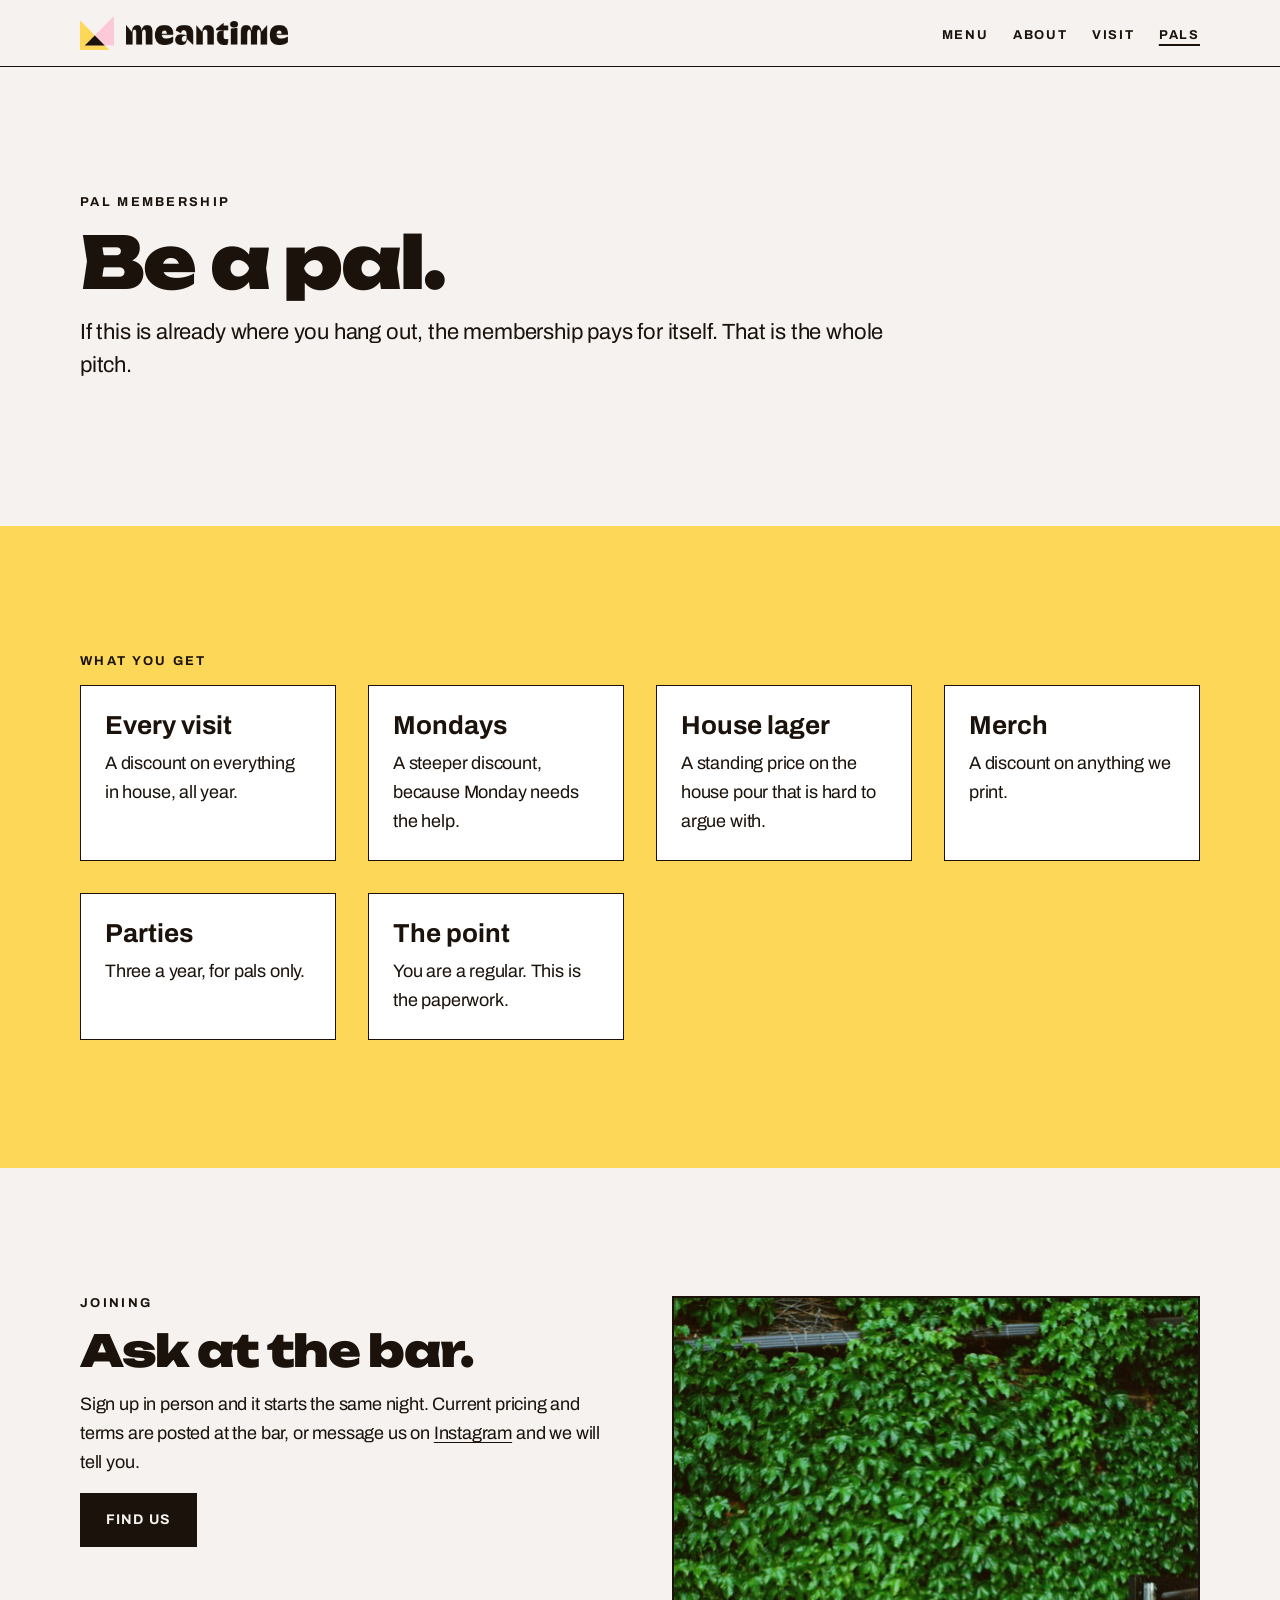
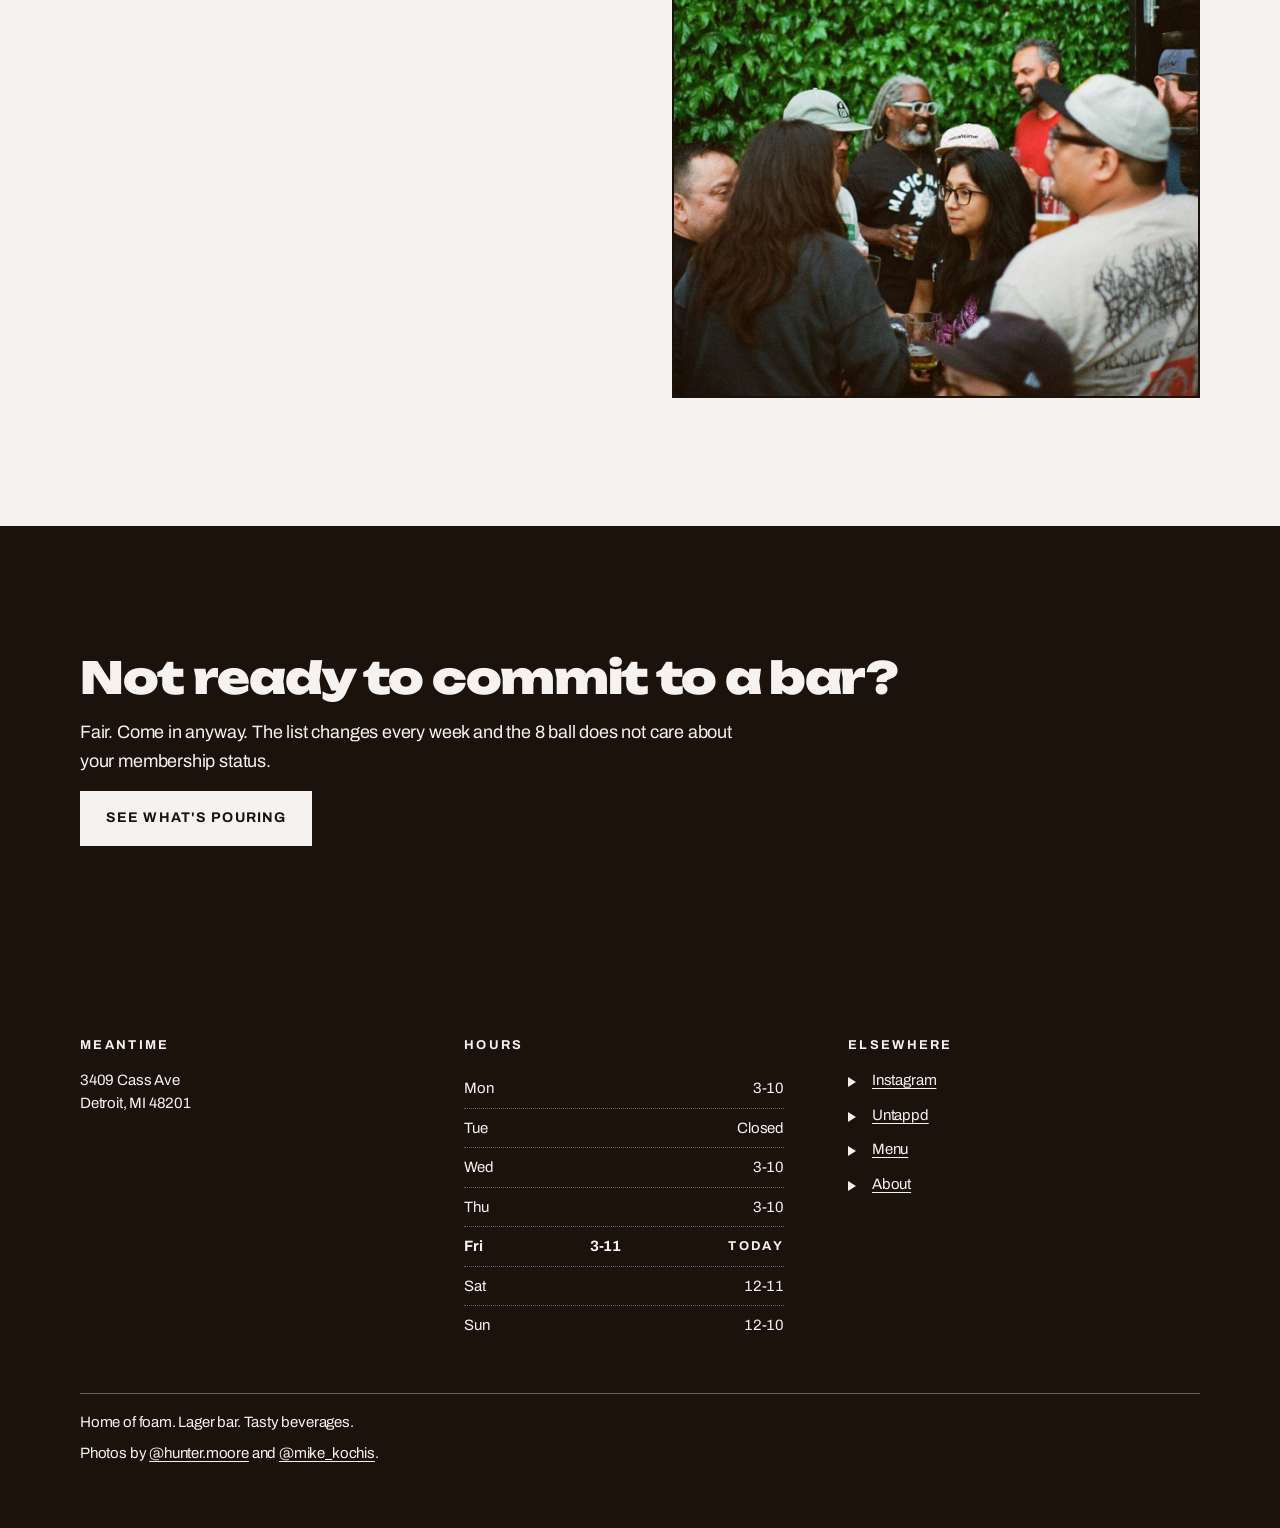
<file: pals.html>
<!DOCTYPE html>
<html lang="en">
<head>
<meta charset="utf-8">
<meta name="viewport" content="width=device-width, initial-scale=1">
<title>Pal membership - Meantime</title>
<meta name="description" content="Meantime's Pal membership: discounts every visit, a better deal on Mondays, a house lager price that is hard to argue with, and parties through the year.">
<meta name="robots" content="noindex, nofollow">
<meta property="og:type" content="website">
<meta property="og:title" content="Pal membership - Meantime">
<meta property="og:description" content="Discounts every visit, Monday deals, a cheap house lager, and parties through the year.">
<meta property="og:image" content="https://www.meantimeoncass.com/assets/img/og-pals.png">
<meta property="og:image:width" content="1200">
<meta property="og:image:height" content="630">
<meta property="og:site_name" content="Meantime">
<meta name="twitter:card" content="summary_large_image">
<meta name="theme-color" content="#f5f2ef">
<link rel="icon" href="favicon.ico" sizes="any">
<link rel="icon" type="image/svg+xml" href="assets/img/mark.svg">
<link rel="apple-touch-icon" href="assets/img/apple-touch-icon.png">
<link rel="manifest" href="site.webmanifest">
<link rel="preconnect" href="https://fonts.googleapis.com">
<link rel="preconnect" href="https://fonts.gstatic.com" crossorigin>
<link href="https://fonts.googleapis.com/css2?family=Archivo:ital,wght@0,400;0,500;0,700;1,400&family=Instrument+Serif:ital@0;1&family=Unbounded:wght@900&display=swap" rel="stylesheet">
<link rel="stylesheet" href="assets/css/style.css">
</head>
<body>
<a class="skip-link" href="#main">Skip to content</a>

<header class="site-header">
  <div class="container site-header__inner">
    <a class="wordmark" href="index.html" aria-label="Meantime, home">
      <img class="wordmark__mark" src="assets/img/mark.svg" alt="" width="34" height="34">
      <img class="wordmark__type" src="assets/img/wordmark.png" alt="" width="1000" height="148">
    </a>
    <nav class="site-nav" aria-label="Main">
      <ul>
        <li><a href="menu.html">Menu</a></li>
        <li><a href="about.html">About</a></li>
        <li><a href="visit.html">Visit</a></li>
        <li><a href="pals.html" aria-current="page">Pals</a></li>
      </ul>
    </nav>
  </div>
</header>

<main id="main">

  <section class="section">
    <div class="container">
      <p class="label">Pal membership</p>
      <h1>Be a pal.</h1>
      <p class="lede">If this is already where you hang out, the membership pays for itself. That is the whole pitch.</p>
    </div>
  </section>

  <!-- PRICING: launch coverage (May 2025) said 80 dollars the first year and 60 annually after, with
       sign-up framed as running through Memorial Day. Unconfirmed as of 2026-09-16, so no numbers are
       published here. See design-catalog/assets-needed.md item 5. -->
  <section class="section section--yellow">
    <div class="container">
      <p class="label">What you get</p>
      <div class="cols">
        <div class="card">
          <h3>Every visit</h3>
          <p class="mb-0">A discount on everything in house, all year.</p>
        </div>
        <div class="card">
          <h3>Mondays</h3>
          <p class="mb-0">A steeper discount, because Monday needs the help.</p>
        </div>
        <div class="card">
          <h3>House lager</h3>
          <p class="mb-0">A standing price on the house pour that is hard to argue with.</p>
        </div>
        <div class="card">
          <h3>Merch</h3>
          <p class="mb-0">A discount on anything we print.</p>
        </div>
        <div class="card">
          <h3>Parties</h3>
          <p class="mb-0">Three a year, for pals only.</p>
        </div>
        <div class="card">
          <h3>The point</h3>
          <p class="mb-0">You are a regular. This is the paperwork.</p>
        </div>
      </div>
    </div>
  </section>

  <section class="section">
    <div class="container split">
      <div>
        <p class="label">Joining</p>
        <h2>Ask at the bar.</h2>
        <p>Sign up in person and it starts the same night. Current pricing and terms are posted at the bar, or message us on <a href="https://www.instagram.com/meantimeoncass">Instagram</a> and we will tell you.</p>
        <p class="mb-0"><a class="btn" href="visit.html">Find us</a></p>
      </div>
      <figure class="photo">
        <img src="assets/img/photos/crowd.jpg" alt="A crowd of regulars with beers in front of the ivy wall at Meantime" width="1200" height="1600" loading="lazy">
      </figure>
    </div>
  </section>

  <section class="section section--ink">
    <div class="container">
      <h2>Not ready to commit to a bar?</h2>
      <p>Fair. Come in anyway. The list changes every week and the 8 ball does not care about your membership status.</p>
      <p class="mb-0"><a class="btn" href="menu.html">See what's pouring</a></p>
    </div>
  </section>

</main>

<footer class="site-footer">
  <div class="container">
    <div class="footer-grid">
      <div>
        <p class="label">Meantime</p>
        <p class="small mb-0">3409 Cass Ave<br>Detroit, MI 48201</p>
      </div>
      <div>
        <p class="label">Hours</p>
        <ul class="hours small">
          <li data-day="1"><span>Mon</span><span>3-10</span></li>
          <li data-day="2"><span>Tue</span><span>Closed</span></li>
          <li data-day="3"><span>Wed</span><span>3-10</span></li>
          <li data-day="4"><span>Thu</span><span>3-10</span></li>
          <li data-day="5"><span>Fri</span><span>3-11</span></li>
          <li data-day="6"><span>Sat</span><span>12-11</span></li>
          <li data-day="0"><span>Sun</span><span>12-10</span></li>
        </ul>
      </div>
      <div>
        <p class="label">Elsewhere</p>
        <ul class="tri-list small">
          <li><a href="https://www.instagram.com/meantimeoncass">Instagram</a></li>
          <li><a href="https://untappd.com/v/meantime/13344846">Untappd</a></li>
          <li><a href="menu.html">Menu</a></li>
          <li><a href="about.html">About</a></li>
        </ul>
      </div>
    </div>
    <div class="footer-bottom">
      <p class="mb-0">Home of foam. Lager bar. Tasty beverages.</p>
      <p class="small mb-0" style="margin-top:var(--s-2)">Photos by <a href="https://www.instagram.com/hunter.moore">@hunter.moore</a> and <a href="https://www.instagram.com/mike_kochis">@mike_kochis</a>.</p>
    </div>
  </div>
</footer>

<script src="assets/js/main.js"></script>
</body>
</html>
</file>
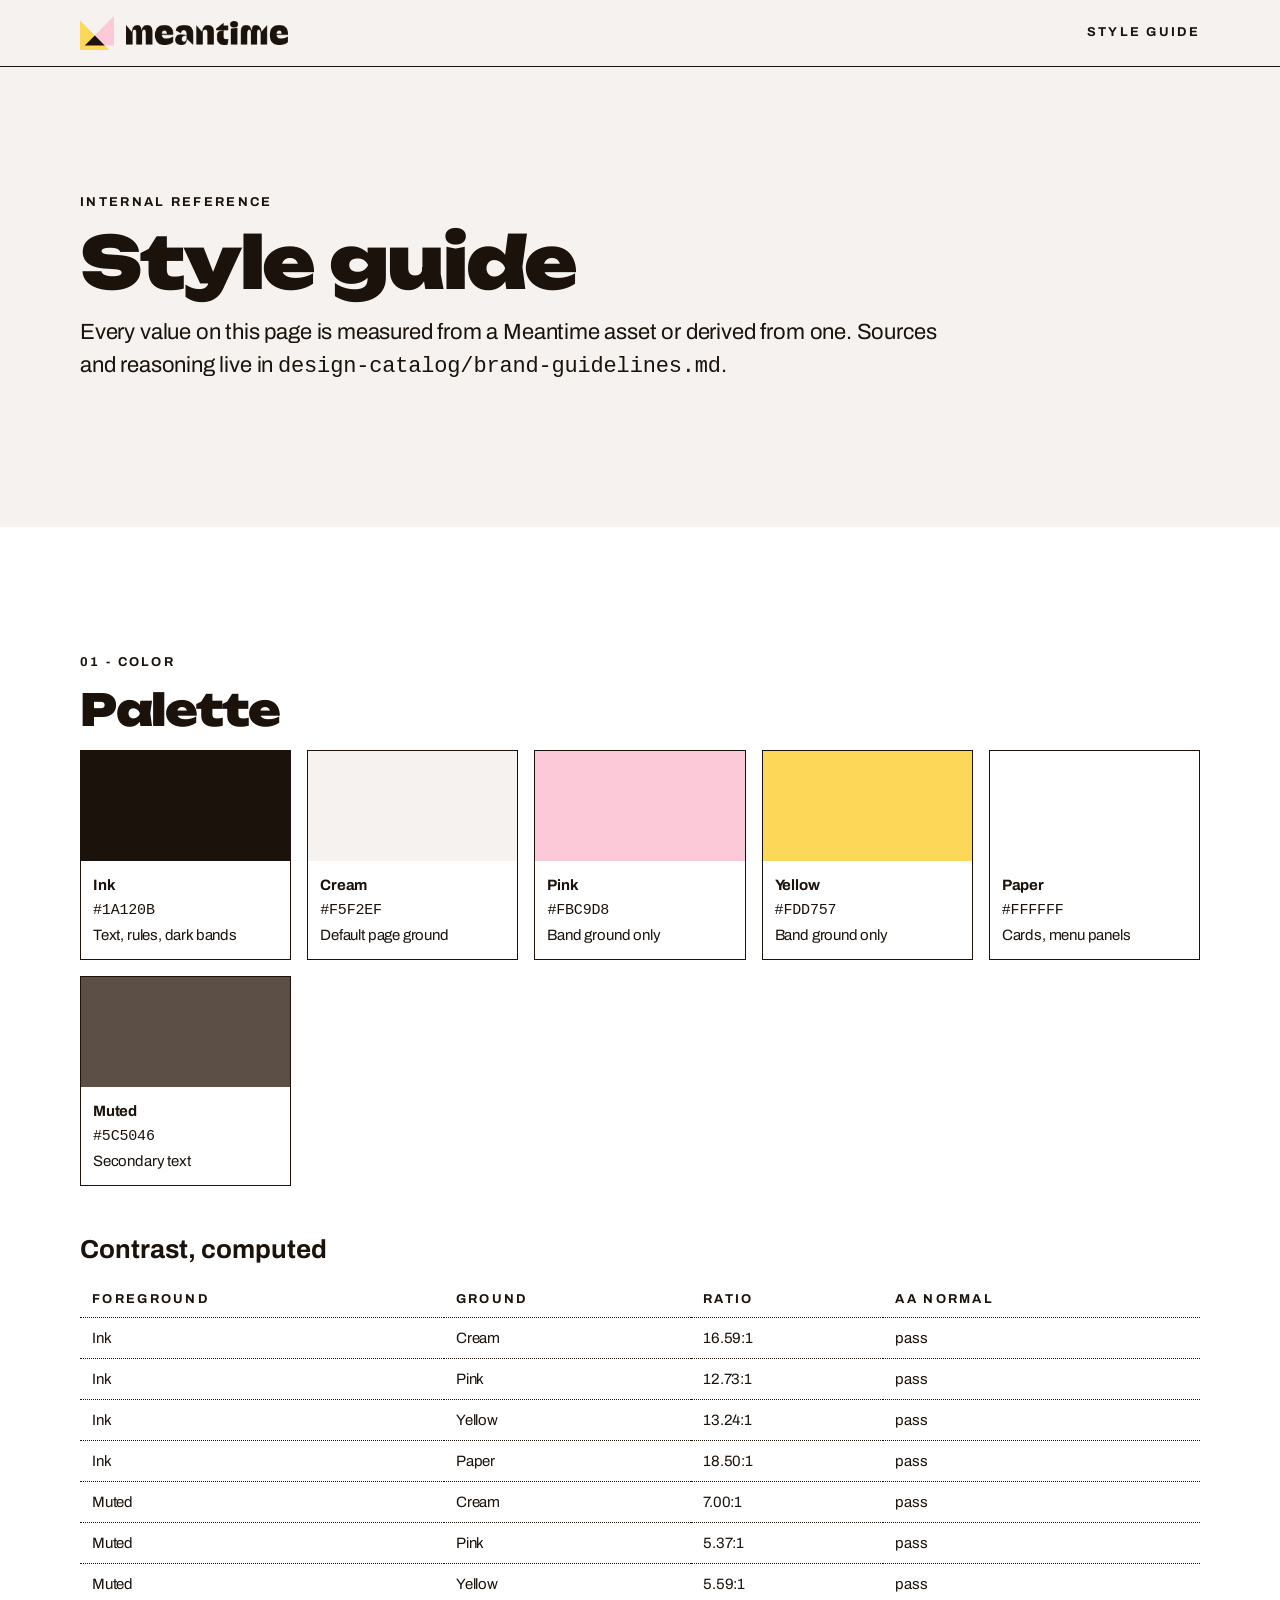
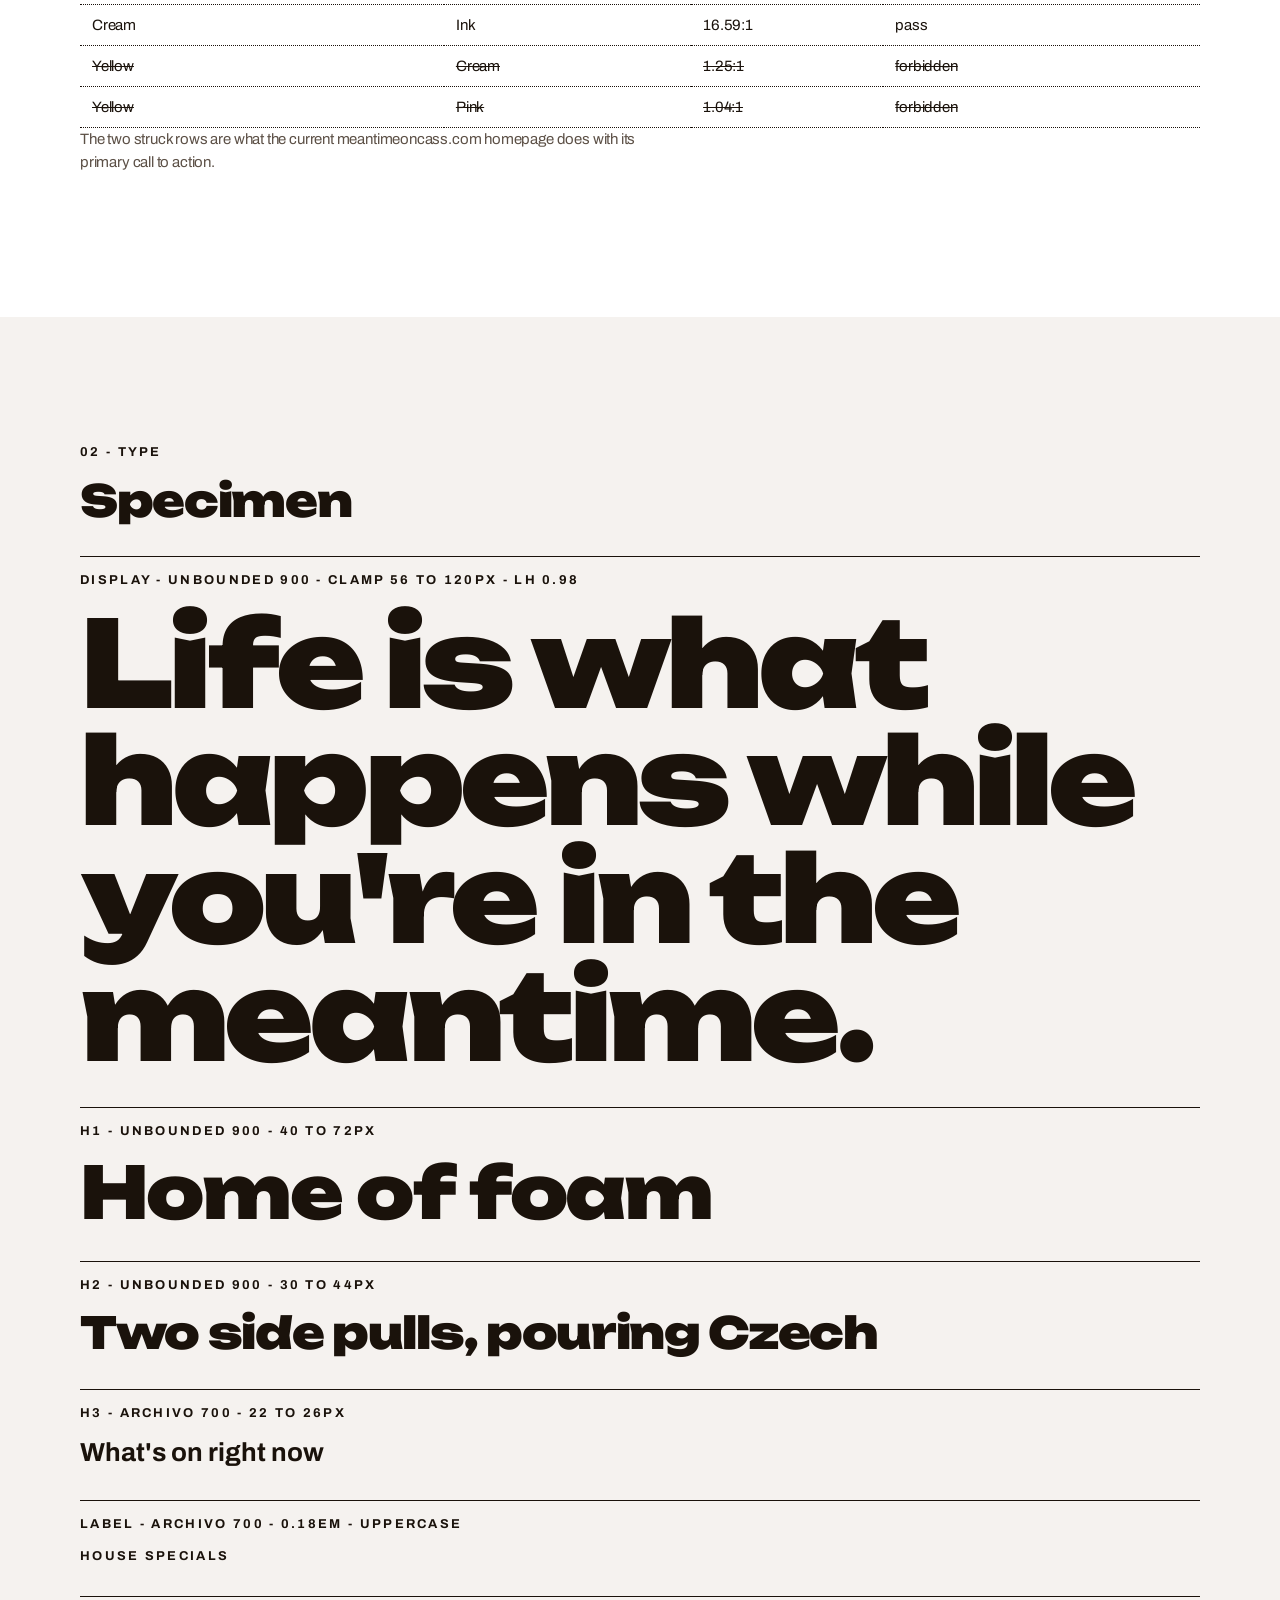
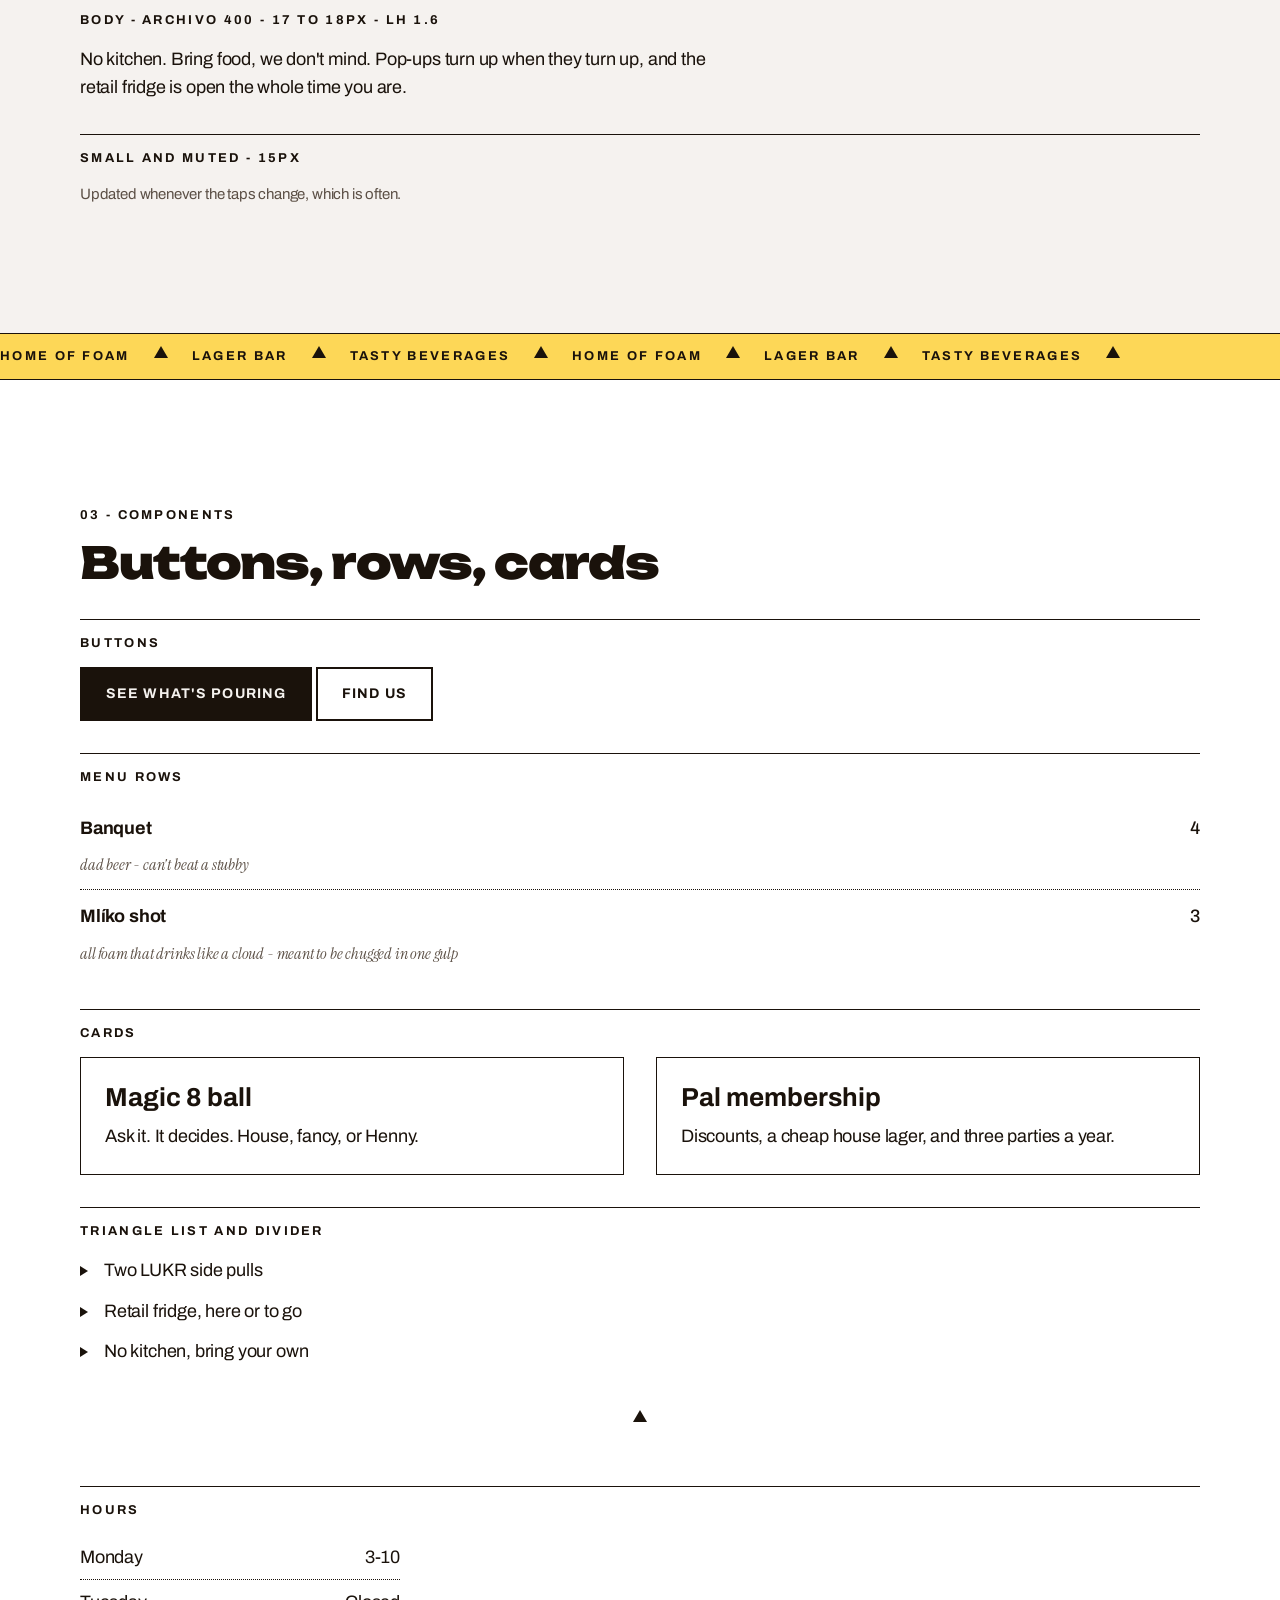
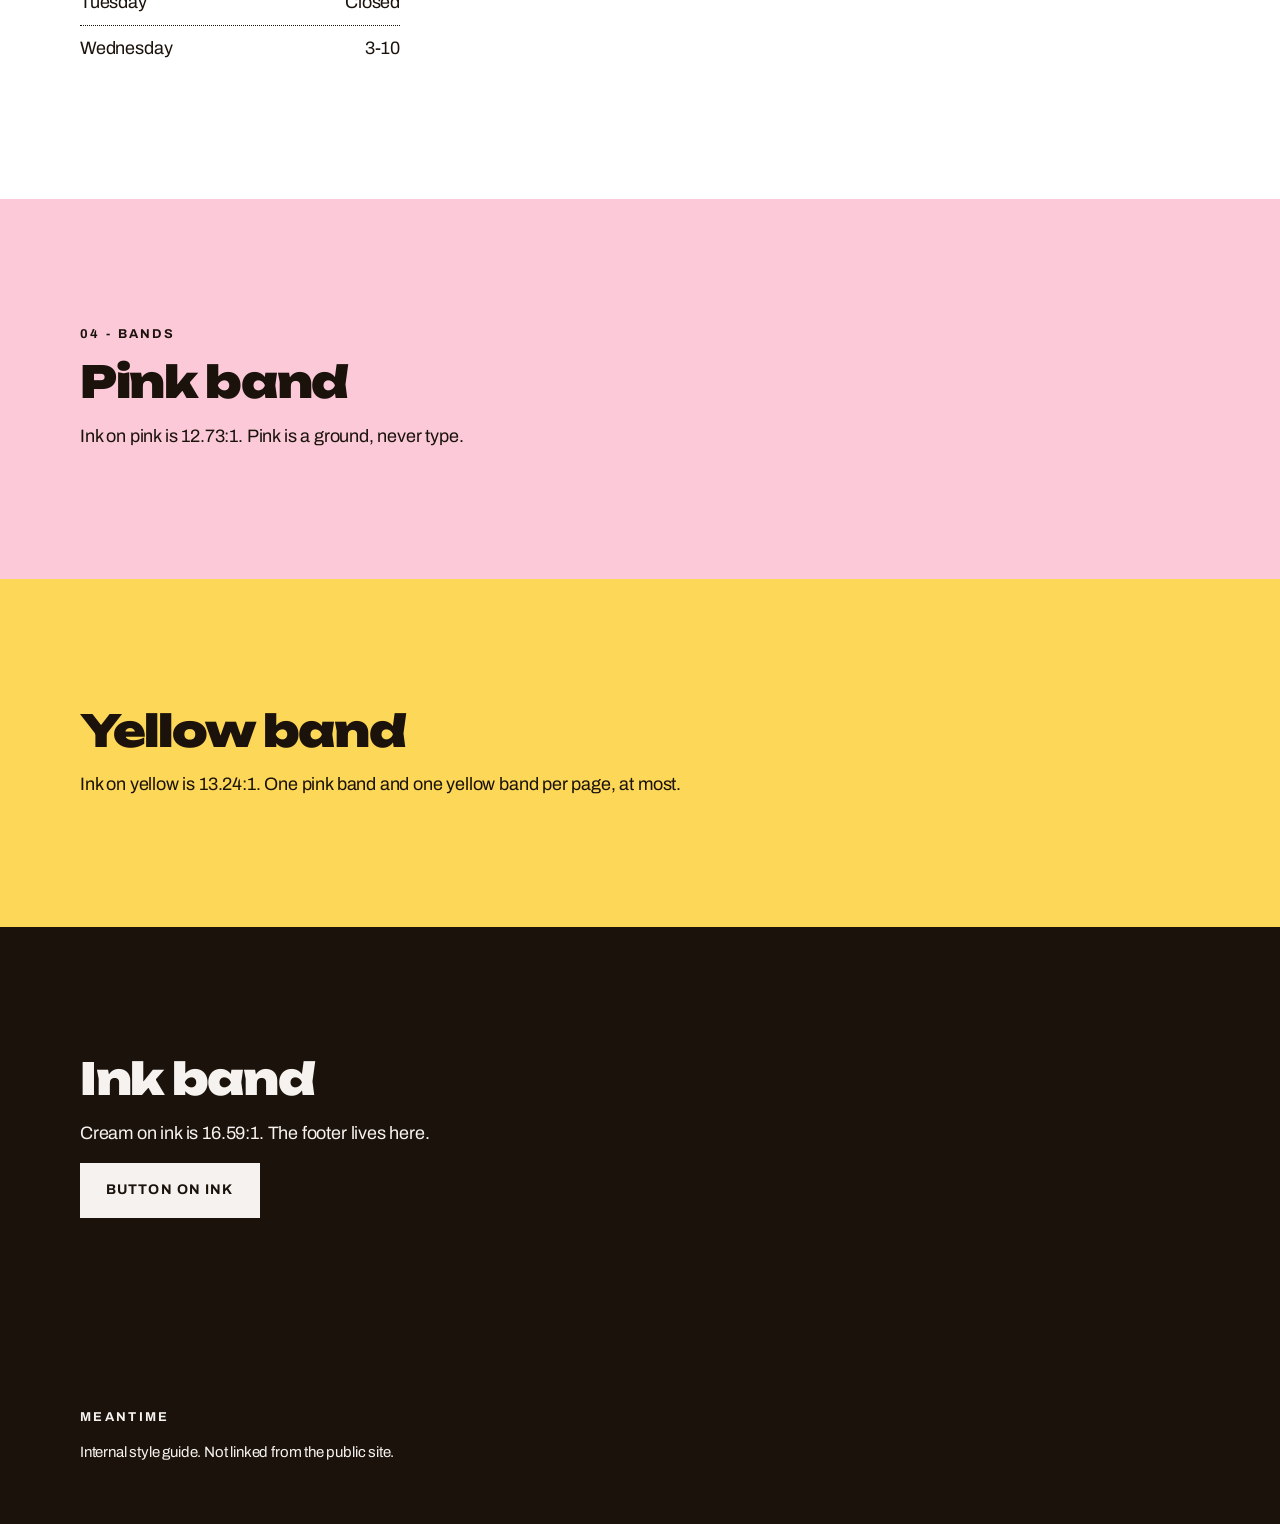
<file: styleguide.html>
<!DOCTYPE html>
<html lang="en">
<head>
<meta charset="utf-8">
<meta name="viewport" content="width=device-width, initial-scale=1">
<title>Style guide - Meantime</title>
<meta name="description" content="Palette, type specimen and components for the Meantime website. Internal reference.">
<meta name="robots" content="noindex">
<link rel="preconnect" href="https://fonts.googleapis.com">
<link rel="preconnect" href="https://fonts.gstatic.com" crossorigin>
<link href="https://fonts.googleapis.com/css2?family=Archivo:ital,wght@0,400;0,500;0,700;1,400&family=Instrument+Serif:ital@0;1&family=Unbounded:wght@900&display=swap" rel="stylesheet">
<link rel="stylesheet" href="assets/css/style.css">
<style>
  .swatches { display: grid; gap: var(--s-4); grid-template-columns: repeat(auto-fit, minmax(180px, 1fr)); }
  .swatch { border: var(--rule); }
  .swatch__chip { height: 110px; }
  .swatch__meta { padding: var(--s-3); background: var(--paper); font-size: var(--fs-small); }
  .swatch__meta code { font-family: ui-monospace, SFMono-Regular, Menlo, monospace; }
  table { border-collapse: collapse; width: 100%; font-size: var(--fs-small); }
  th, td { text-align: left; padding: var(--s-2) var(--s-3); border-bottom: 1px dotted var(--ink); vertical-align: top; }
  th { font-size: var(--fs-label); letter-spacing: 0.18em; text-transform: uppercase; }
  .specimen { border-top: var(--rule); padding-top: var(--s-4); margin-top: var(--s-6); }
  .fail { text-decoration: line-through; }
  .table-scroll { overflow-x: auto; }
</style>
</head>
<body>
<a class="skip-link" href="#main">Skip to content</a>

<header class="site-header">
  <div class="container site-header__inner">
    <a class="wordmark" href="index.html" aria-label="Meantime, home">
      <img class="wordmark__mark" src="assets/img/mark.svg" alt="" width="34" height="34">
      <img class="wordmark__type" src="assets/img/wordmark.png" alt="" width="1000" height="148">
    </a>
    <p class="label mb-0">Style guide</p>
  </div>
</header>

<main id="main">

  <section class="section">
    <div class="container">
      <p class="label">Internal reference</p>
      <h1>Style guide</h1>
      <p class="lede">Every value on this page is measured from a Meantime asset or derived from one. Sources and reasoning live in <code>design-catalog/brand-guidelines.md</code>.</p>
    </div>
  </section>

  <section class="section section--paper">
    <div class="container">
      <p class="label">01 - Color</p>
      <h2>Palette</h2>
      <div class="swatches">
        <div class="swatch">
          <div class="swatch__chip" style="background:#1a120b"></div>
          <div class="swatch__meta"><strong>Ink</strong><br><code>#1A120B</code><br>Text, rules, dark bands</div>
        </div>
        <div class="swatch">
          <div class="swatch__chip" style="background:#f5f2ef"></div>
          <div class="swatch__meta"><strong>Cream</strong><br><code>#F5F2EF</code><br>Default page ground</div>
        </div>
        <div class="swatch">
          <div class="swatch__chip" style="background:#fbc9d8"></div>
          <div class="swatch__meta"><strong>Pink</strong><br><code>#FBC9D8</code><br>Band ground only</div>
        </div>
        <div class="swatch">
          <div class="swatch__chip" style="background:#fdd757"></div>
          <div class="swatch__meta"><strong>Yellow</strong><br><code>#FDD757</code><br>Band ground only</div>
        </div>
        <div class="swatch">
          <div class="swatch__chip" style="background:#ffffff"></div>
          <div class="swatch__meta"><strong>Paper</strong><br><code>#FFFFFF</code><br>Cards, menu panels</div>
        </div>
        <div class="swatch">
          <div class="swatch__chip" style="background:#5c5046"></div>
          <div class="swatch__meta"><strong>Muted</strong><br><code>#5C5046</code><br>Secondary text</div>
        </div>
      </div>

      <h3 style="margin-top:var(--s-7)">Contrast, computed</h3>
      <div class="table-scroll">
      <table>
        <thead><tr><th>Foreground</th><th>Ground</th><th>Ratio</th><th>AA normal</th></tr></thead>
        <tbody>
          <tr><td>Ink</td><td>Cream</td><td>16.59:1</td><td>pass</td></tr>
          <tr><td>Ink</td><td>Pink</td><td>12.73:1</td><td>pass</td></tr>
          <tr><td>Ink</td><td>Yellow</td><td>13.24:1</td><td>pass</td></tr>
          <tr><td>Ink</td><td>Paper</td><td>18.50:1</td><td>pass</td></tr>
          <tr><td>Muted</td><td>Cream</td><td>7.00:1</td><td>pass</td></tr>
          <tr><td>Muted</td><td>Pink</td><td>5.37:1</td><td>pass</td></tr>
          <tr><td>Muted</td><td>Yellow</td><td>5.59:1</td><td>pass</td></tr>
          <tr><td>Cream</td><td>Ink</td><td>16.59:1</td><td>pass</td></tr>
          <tr class="fail"><td>Yellow</td><td>Cream</td><td>1.25:1</td><td>forbidden</td></tr>
          <tr class="fail"><td>Yellow</td><td>Pink</td><td>1.04:1</td><td>forbidden</td></tr>
        </tbody>
      </table>
      </div>
      <p class="small muted">The two struck rows are what the current meantimeoncass.com homepage does with its primary call to action.</p>
    </div>
  </section>

  <section class="section">
    <div class="container">
      <p class="label">02 - Type</p>
      <h2>Specimen</h2>

      <div class="specimen">
        <p class="label">Display - Unbounded 900 - clamp 56 to 120px - lh 0.98</p>
        <p class="display">Life is what happens while you're in the meantime.</p>
      </div>

      <div class="specimen">
        <p class="label">H1 - Unbounded 900 - 40 to 72px</p>
        <h1 class="mb-0">Home of foam</h1>
      </div>

      <div class="specimen">
        <p class="label">H2 - Unbounded 900 - 30 to 44px</p>
        <h2 class="mb-0">Two side pulls, pouring Czech</h2>
      </div>

      <div class="specimen">
        <p class="label">H3 - Archivo 700 - 22 to 26px</p>
        <h3 class="mb-0">What's on right now</h3>
      </div>

      <div class="specimen">
        <p class="label">Label - Archivo 700 - 0.18em - uppercase</p>
        <p class="label mb-0">House specials</p>
      </div>

      <div class="specimen">
        <p class="label">Body - Archivo 400 - 17 to 18px - lh 1.6</p>
        <p class="mb-0">No kitchen. Bring food, we don't mind. Pop-ups turn up when they turn up, and the retail fridge is open the whole time you are.</p>
      </div>

      <div class="specimen">
        <p class="label">Small and muted - 15px</p>
        <p class="small muted mb-0">Updated whenever the taps change, which is often.</p>
      </div>
    </div>
  </section>

  <div class="marquee" aria-hidden="true">
    <div class="marquee__track">
      <span>Home of foam</span><span class="tri"></span><span>Lager bar</span><span class="tri"></span><span>Tasty beverages</span><span class="tri"></span>
      <span>Home of foam</span><span class="tri"></span><span>Lager bar</span><span class="tri"></span><span>Tasty beverages</span><span class="tri"></span>
    </div>
  </div>

  <section class="section section--paper">
    <div class="container">
      <p class="label">03 - Components</p>
      <h2>Buttons, rows, cards</h2>

      <div class="specimen">
        <p class="label">Buttons</p>
        <p><a class="btn" href="#main">See what's pouring</a> <a class="btn btn--secondary" href="#main">Find us</a></p>
      </div>

      <div class="specimen">
        <p class="label">Menu rows</p>
        <div class="menu-row">
          <span class="menu-row__name">Banquet</span>
          <span class="menu-row__price">4</span>
          <p class="menu-row__desc">dad beer - can't beat a stubby</p>
        </div>
        <div class="menu-row">
          <span class="menu-row__name">Mlíko shot</span>
          <span class="menu-row__price">3</span>
          <p class="menu-row__desc">all foam that drinks like a cloud - meant to be chugged in one gulp</p>
        </div>
      </div>

      <div class="specimen">
        <p class="label">Cards</p>
        <div class="cols">
          <div class="card">
            <h3>Magic 8 ball</h3>
            <p class="mb-0">Ask it. It decides. House, fancy, or Henny.</p>
          </div>
          <div class="card">
            <h3>Pal membership</h3>
            <p class="mb-0">Discounts, a cheap house lager, and three parties a year.</p>
          </div>
        </div>
      </div>

      <div class="specimen">
        <p class="label">Triangle list and divider</p>
        <ul class="tri-list">
          <li>Two LUKR side pulls</li>
          <li>Retail fridge, here or to go</li>
          <li>No kitchen, bring your own</li>
        </ul>
        <div class="divider"><span class="tri"></span></div>
      </div>

      <div class="specimen">
        <p class="label">Hours</p>
        <ul class="hours">
          <li data-day="1"><span>Monday</span><span>3-10</span></li>
          <li data-day="2"><span>Tuesday</span><span>Closed</span></li>
          <li data-day="3"><span>Wednesday</span><span>3-10</span></li>
        </ul>
      </div>
    </div>
  </section>

  <section class="section section--pink">
    <div class="container">
      <p class="label">04 - Bands</p>
      <h2>Pink band</h2>
      <p class="mb-0">Ink on pink is 12.73:1. Pink is a ground, never type.</p>
    </div>
  </section>

  <section class="section section--yellow">
    <div class="container">
      <h2>Yellow band</h2>
      <p class="mb-0">Ink on yellow is 13.24:1. One pink band and one yellow band per page, at most.</p>
    </div>
  </section>

  <section class="section section--ink">
    <div class="container">
      <h2>Ink band</h2>
      <p>Cream on ink is 16.59:1. The footer lives here.</p>
      <p class="mb-0"><a class="btn" href="#main">Button on ink</a></p>
    </div>
  </section>

</main>

<footer class="site-footer">
  <div class="container">
    <p class="label">Meantime</p>
    <p class="small mb-0">Internal style guide. Not linked from the public site.</p>
  </div>
</footer>

<script src="assets/js/main.js"></script>
</body>
</html>
</file>
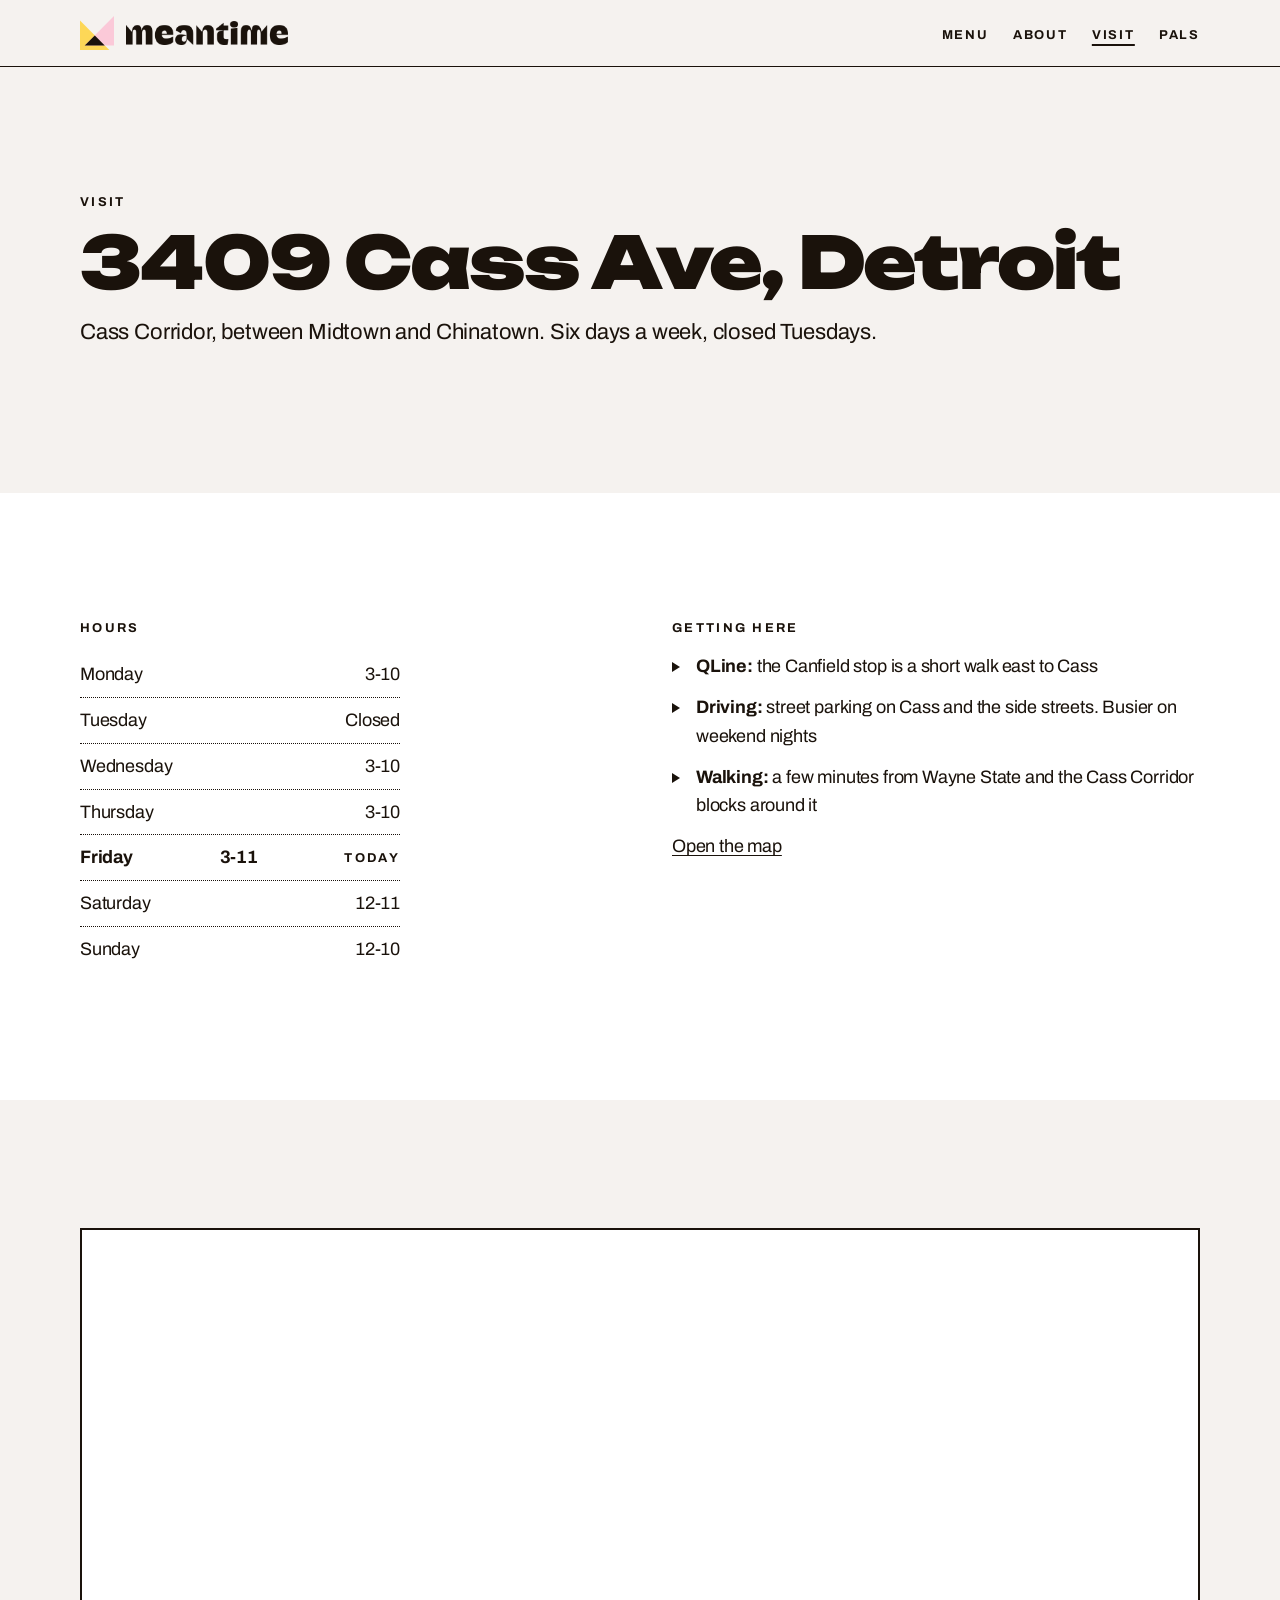
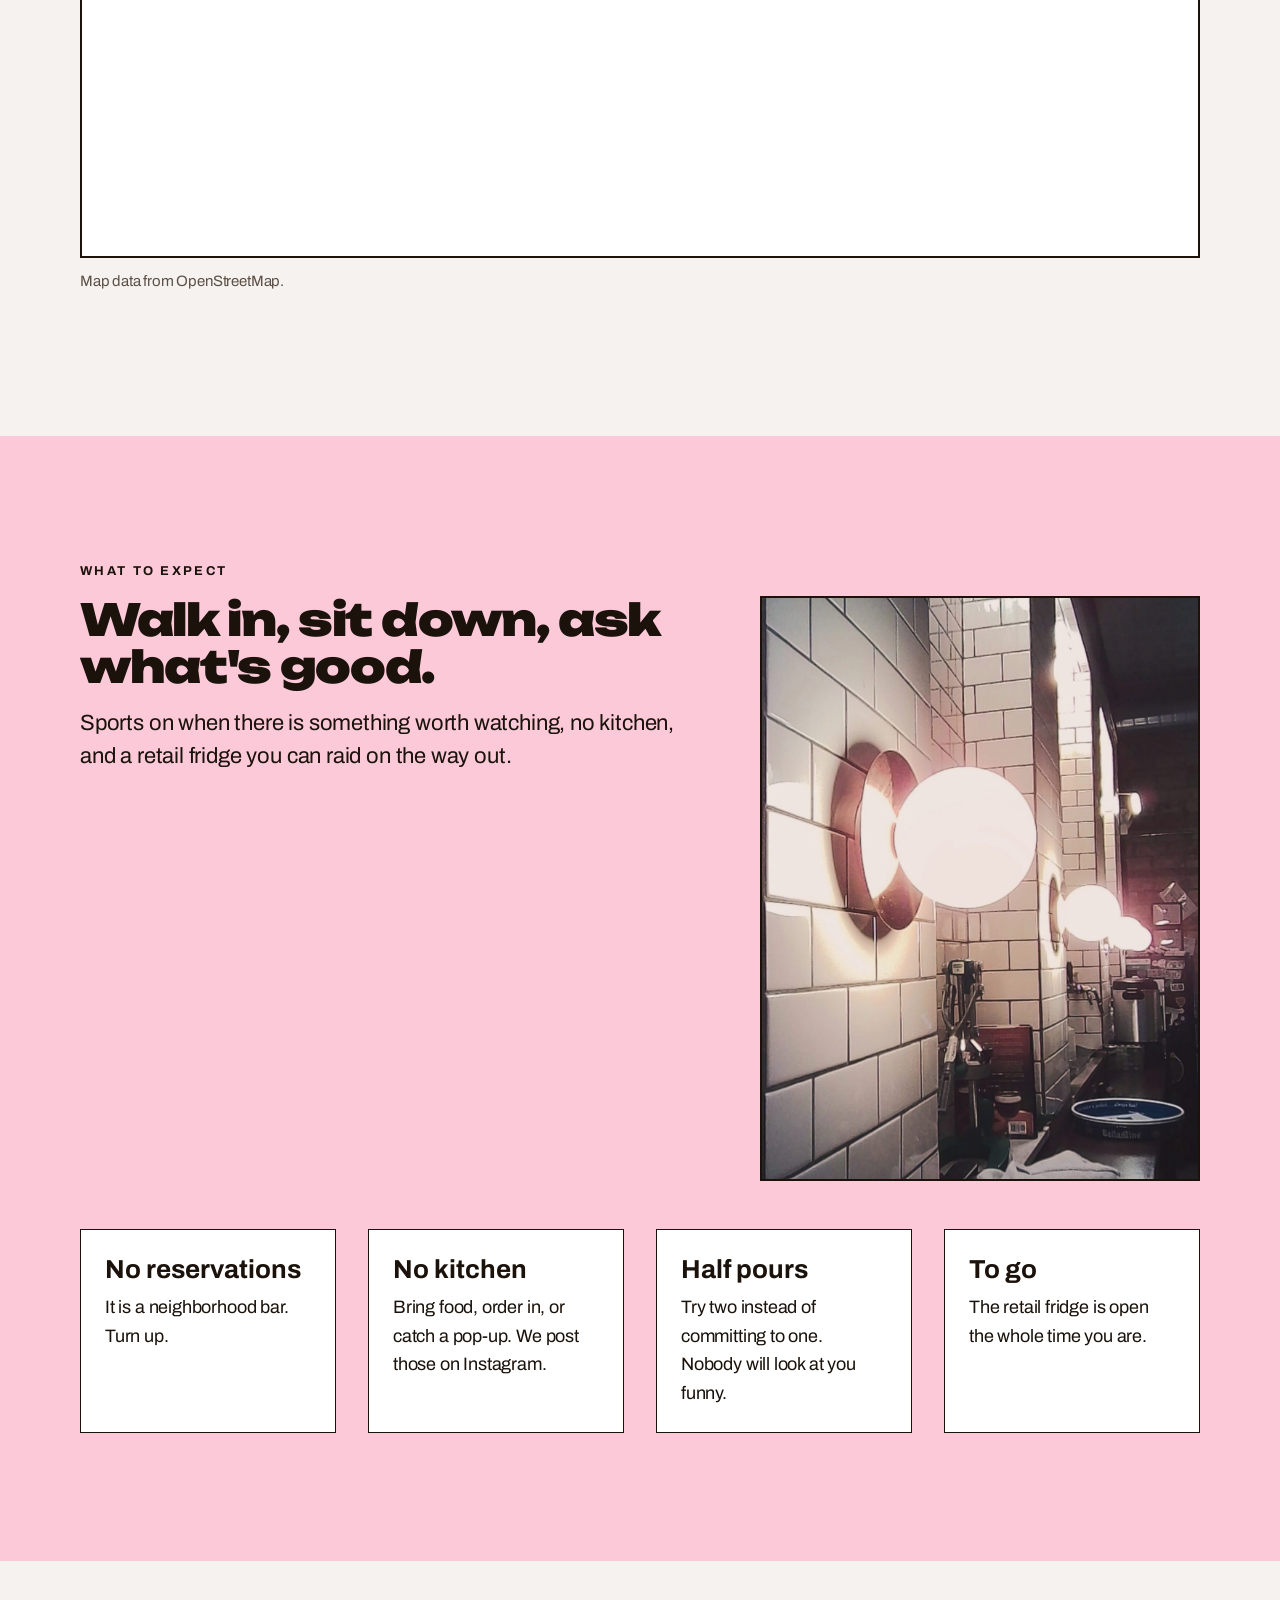
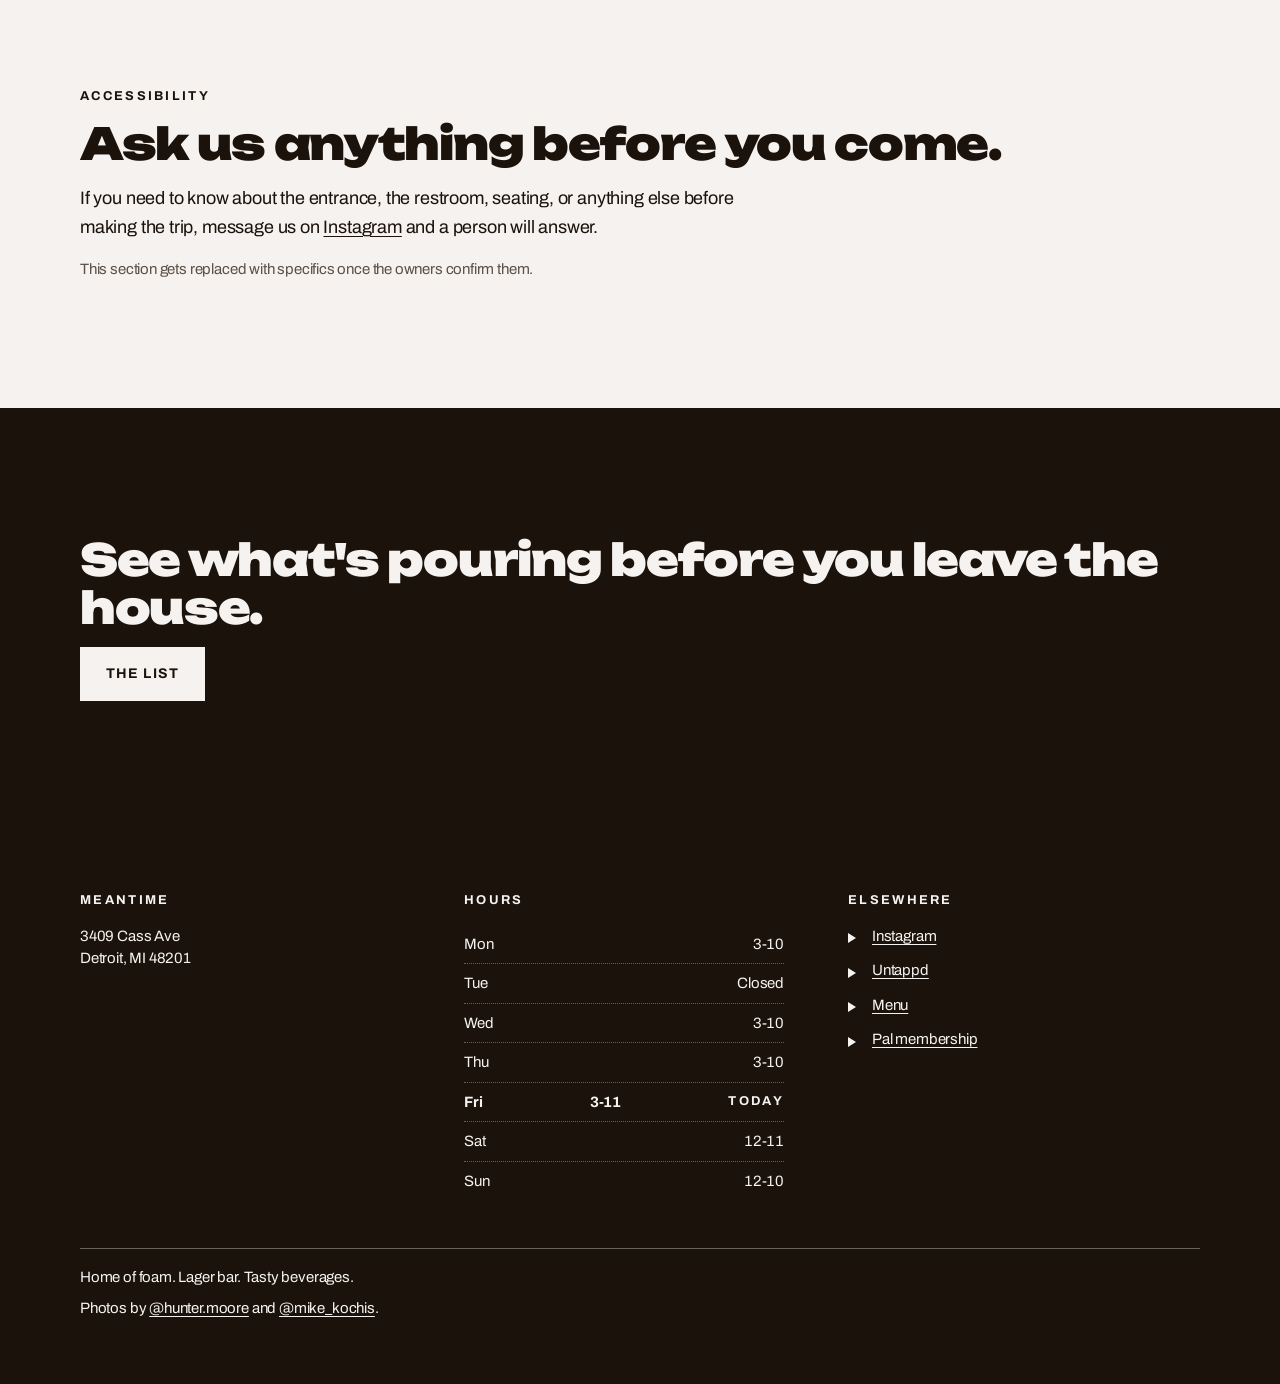
<file: visit.html>
<!DOCTYPE html>
<html lang="en">
<head>
<meta charset="utf-8">
<meta name="viewport" content="width=device-width, initial-scale=1">
<title>Visit - Meantime</title>
<meta name="description" content="Meantime is at 3409 Cass Ave in Detroit, open six days a week. Hours, parking, the QLine, and what to expect when you walk in.">
<meta name="robots" content="noindex, nofollow">
<meta property="og:type" content="website">
<meta property="og:title" content="Visit - Meantime">
<meta property="og:description" content="3409 Cass Ave, Detroit. Hours, parking, the QLine, and what to expect.">
<meta property="og:image" content="https://www.meantimeoncass.com/assets/img/og-visit.png">
<meta property="og:image:width" content="1200">
<meta property="og:image:height" content="630">
<meta property="og:site_name" content="Meantime">
<meta name="twitter:card" content="summary_large_image">
<meta name="theme-color" content="#f5f2ef">
<link rel="icon" href="favicon.ico" sizes="any">
<link rel="icon" type="image/svg+xml" href="assets/img/mark.svg">
<link rel="apple-touch-icon" href="assets/img/apple-touch-icon.png">
<link rel="manifest" href="site.webmanifest">
<link rel="preconnect" href="https://fonts.googleapis.com">
<link rel="preconnect" href="https://fonts.gstatic.com" crossorigin>
<link href="https://fonts.googleapis.com/css2?family=Archivo:ital,wght@0,400;0,500;0,700;1,400&family=Instrument+Serif:ital@0;1&family=Unbounded:wght@900&display=swap" rel="stylesheet">
<link rel="stylesheet" href="assets/css/style.css">
</head>
<body>
<a class="skip-link" href="#main">Skip to content</a>

<header class="site-header">
  <div class="container site-header__inner">
    <a class="wordmark" href="index.html" aria-label="Meantime, home">
      <img class="wordmark__mark" src="assets/img/mark.svg" alt="" width="34" height="34">
      <img class="wordmark__type" src="assets/img/wordmark.png" alt="" width="1000" height="148">
    </a>
    <nav class="site-nav" aria-label="Main">
      <ul>
        <li><a href="menu.html">Menu</a></li>
        <li><a href="about.html">About</a></li>
        <li><a href="visit.html" aria-current="page">Visit</a></li>
        <li><a href="pals.html">Pals</a></li>
      </ul>
    </nav>
  </div>
</header>

<main id="main">

  <section class="section">
    <div class="container">
      <p class="label">Visit</p>
      <h1>3409 Cass Ave, Detroit</h1>
      <p class="lede">Cass Corridor, between Midtown and Chinatown. Six days a week, closed Tuesdays.</p>
    </div>
  </section>

  <section class="section section--paper">
    <div class="container split">
      <div>
        <p class="label">Hours</p>
        <ul class="hours">
          <li data-day="1"><span>Monday</span><span>3-10</span></li>
          <li data-day="2"><span>Tuesday</span><span>Closed</span></li>
          <li data-day="3"><span>Wednesday</span><span>3-10</span></li>
          <li data-day="4"><span>Thursday</span><span>3-10</span></li>
          <li data-day="5"><span>Friday</span><span>3-11</span></li>
          <li data-day="6"><span>Saturday</span><span>12-11</span></li>
          <li data-day="0"><span>Sunday</span><span>12-10</span></li>
        </ul>
      </div>
      <div>
        <p class="label">Getting here</p>
        <ul class="tri-list">
          <li><strong>QLine:</strong> the Canfield stop is a short walk east to Cass</li>
          <li><strong>Driving:</strong> street parking on Cass and the side streets. Busier on weekend nights</li>
          <li><strong>Walking:</strong> a few minutes from Wayne State and the Cass Corridor blocks around it</li>
        </ul>
        <p class="mb-0"><a href="https://www.openstreetmap.org/?mlat=42.3445451&amp;mlon=-83.0603040#map=18/42.34455/-83.06030">Open the map</a></p>
      </div>
    </div>
  </section>

  <section class="section">
    <div class="container">
      <div class="map-frame">
        <iframe
          title="Map showing Meantime at 3409 Cass Ave, Detroit"
          src="https://www.openstreetmap.org/export/embed.html?bbox=-83.0643%2C42.3425%2C-83.0563%2C42.3465&amp;layer=mapnik&amp;marker=42.3445451%2C-83.0603040"
          loading="lazy"
          referrerpolicy="no-referrer-when-downgrade"></iframe>
      </div>
      <p class="small muted" style="margin-top:var(--s-3)">Map data from OpenStreetMap.</p>
    </div>
  </section>

  <section class="section section--pink">
    <div class="container">
      <p class="label">What to expect</p>
      <div class="split split--wide-left" style="margin-bottom:var(--s-7)">
        <div>
          <h2>Walk in, sit down, ask what's good.</h2>
          <p class="lede mb-0">Sports on when there is something worth watching, no kitchen, and a retail fridge you can raid on the way out.</p>
        </div>
        <figure class="photo">
          <img src="assets/img/photos/tile-sconces.jpg" alt="White tiled wall with round wall lights above the back bar" width="1200" height="1599" loading="lazy">
        </figure>
      </div>
      <div class="cols">
        <div class="card">
          <h3>No reservations</h3>
          <p class="mb-0">It is a neighborhood bar. Turn up.</p>
        </div>
        <div class="card">
          <h3>No kitchen</h3>
          <p class="mb-0">Bring food, order in, or catch a pop-up. We post those on Instagram.</p>
        </div>
        <div class="card">
          <h3>Half pours</h3>
          <p class="mb-0">Try two instead of committing to one. Nobody will look at you funny.</p>
        </div>
        <div class="card">
          <h3>To go</h3>
          <p class="mb-0">The retail fridge is open the whole time you are.</p>
        </div>
      </div>
    </div>
  </section>

  <!-- ACCESSIBILITY: the entrance, restroom and seating details below are the owners' to confirm.
       Do not publish specifics we have not verified. See design-catalog/assets-needed.md item 7. -->
  <section class="section">
    <div class="container">
      <p class="label">Accessibility</p>
      <h2>Ask us anything before you come.</h2>
      <p>If you need to know about the entrance, the restroom, seating, or anything else before making the trip, message us on <a href="https://www.instagram.com/meantimeoncass">Instagram</a> and a person will answer.</p>
      <p class="mb-0 small muted">This section gets replaced with specifics once the owners confirm them.</p>
    </div>
  </section>

  <section class="section section--ink">
    <div class="container">
      <h2>See what's pouring before you leave the house.</h2>
      <p class="mb-0"><a class="btn" href="menu.html">The list</a></p>
    </div>
  </section>

</main>

<footer class="site-footer">
  <div class="container">
    <div class="footer-grid">
      <div>
        <p class="label">Meantime</p>
        <p class="small mb-0">3409 Cass Ave<br>Detroit, MI 48201</p>
      </div>
      <div>
        <p class="label">Hours</p>
        <ul class="hours small">
          <li data-day="1"><span>Mon</span><span>3-10</span></li>
          <li data-day="2"><span>Tue</span><span>Closed</span></li>
          <li data-day="3"><span>Wed</span><span>3-10</span></li>
          <li data-day="4"><span>Thu</span><span>3-10</span></li>
          <li data-day="5"><span>Fri</span><span>3-11</span></li>
          <li data-day="6"><span>Sat</span><span>12-11</span></li>
          <li data-day="0"><span>Sun</span><span>12-10</span></li>
        </ul>
      </div>
      <div>
        <p class="label">Elsewhere</p>
        <ul class="tri-list small">
          <li><a href="https://www.instagram.com/meantimeoncass">Instagram</a></li>
          <li><a href="https://untappd.com/v/meantime/13344846">Untappd</a></li>
          <li><a href="menu.html">Menu</a></li>
          <li><a href="pals.html">Pal membership</a></li>
        </ul>
      </div>
    </div>
    <div class="footer-bottom">
      <p class="mb-0">Home of foam. Lager bar. Tasty beverages.</p>
      <p class="small mb-0" style="margin-top:var(--s-2)">Photos by <a href="https://www.instagram.com/hunter.moore">@hunter.moore</a> and <a href="https://www.instagram.com/mike_kochis">@mike_kochis</a>.</p>
    </div>
  </div>
</footer>

<script src="assets/js/main.js"></script>
</body>
</html>
</file>
<file: assets/css/style.css>
/* Meantime - design system
   Tokens and rules follow design-catalog/brand-guidelines.md.
   Every color value is measured from the logo file or the live site. */

:root {
  /* color */
  --ink: #1a120b;
  --cream: #f5f2ef;
  --pink: #fbc9d8;
  --yellow: #fdd757;
  --paper: #ffffff;
  --muted: #5c5046;

  /* type */
  --font-display: "Unbounded", "Archivo", "Helvetica Neue", Arial, sans-serif;
  --font-serif: "Instrument Serif", Georgia, "Times New Roman", serif;
  --font-ui: "Archivo", "Helvetica Neue", Arial, sans-serif;

  --fs-display: clamp(3rem, 1.14rem + 7.96vw, 7.5rem);
  --fs-h1: clamp(2.5rem, 1.44rem + 4.53vw, 4.5rem);
  --fs-h2: clamp(1.875rem, 1.43rem + 1.89vw, 2.75rem);
  --fs-h3: clamp(1.375rem, 1.24rem + 0.57vw, 1.625rem);
  --fs-body: clamp(1.0625rem, 1.03rem + 0.15vw, 1.125rem);
  --fs-small: 0.9375rem;
  --fs-label: clamp(0.75rem, 0.73rem + 0.09vw, 0.8125rem);

  /* space */
  --s-1: 4px;
  --s-2: 8px;
  --s-3: 12px;
  --s-4: 16px;
  --s-5: 24px;
  --s-6: 32px;
  --s-7: 48px;
  --s-8: 64px;
  --s-9: 96px;
  --s-10: 128px;

  --container: 1200px;
  --gutter: 20px;
  --section-y: var(--s-8);
  --rule: 1px solid var(--ink);
}

@media (min-width: 768px) {
  :root {
    --gutter: 40px;
    --section-y: var(--s-10);
  }
}

*,
*::before,
*::after { box-sizing: border-box; }

html { -webkit-text-size-adjust: 100%; }

body {
  margin: 0;
  background: var(--cream);
  color: var(--ink);
  font-family: var(--font-ui);
  font-size: var(--fs-body);
  line-height: 1.6;
  letter-spacing: -0.01em;
  font-weight: 400;
}

img { max-width: 100%; height: auto; display: block; }

/* ---------- type ---------- */

h1, h2, h3, h4 { margin: 0 0 var(--s-4); font-weight: 400; }

h1, h2 {
  font-family: var(--font-display);
  font-weight: 900;
  letter-spacing: -0.03em;
}

h1 { font-size: var(--fs-h1); line-height: 1.02; }
h2 { font-size: var(--fs-h2); line-height: 1.08; }

h3 {
  font-family: var(--font-ui);
  font-size: var(--fs-h3);
  font-weight: 700;
  line-height: 1.2;
  letter-spacing: 0;
}

p { margin: 0 0 var(--s-4); max-width: 66ch; }

.display {
  font-family: var(--font-display);
  font-weight: 900;
  font-size: var(--fs-display);
  line-height: 0.98;
  letter-spacing: -0.04em;
  margin: 0;
}

.label {
  font-family: var(--font-ui);
  font-size: var(--fs-label);
  font-weight: 700;
  letter-spacing: 0.18em;
  text-transform: uppercase;
  line-height: 1.2;
  margin: 0 0 var(--s-4);
}

.small { font-size: var(--fs-small); line-height: 1.5; }
.muted { color: var(--muted); }
.lede { font-size: clamp(1.125rem, 1rem + 0.5vw, 1.375rem); line-height: 1.5; }

a {
  color: inherit;
  text-decoration: underline;
  text-decoration-thickness: 1px;
  text-underline-offset: 3px;
}

a:hover,
a:focus-visible { text-decoration-thickness: 2px; }

:focus-visible {
  outline: 2px solid var(--ink);
  outline-offset: 2px;
}

.section--ink :focus-visible { outline-color: var(--cream); }

/* ---------- layout ---------- */

.container {
  width: 100%;
  max-width: var(--container);
  margin-inline: auto;
  padding-inline: var(--gutter);
}

.section { padding-block: var(--section-y); }
.section--pink { background: var(--pink); }
.section--yellow { background: var(--yellow); }
.section--paper { background: var(--paper); }

.section--ink {
  background: var(--ink);
  color: var(--cream);
}

.section--ink a { color: var(--cream); }

.stack > * + * { margin-top: var(--s-4); }
.stack-lg > * + * { margin-top: var(--s-6); }

.split {
  display: grid;
  gap: var(--s-6);
}

@media (min-width: 900px) {
  .split { grid-template-columns: 1fr 1fr; gap: var(--s-8); align-items: start; }
  .split--wide-left { grid-template-columns: 1.4fr 1fr; }
}

.cols {
  display: grid;
  gap: var(--s-6);
  grid-template-columns: repeat(auto-fit, minmax(240px, 1fr));
}

/* ---------- skip link ---------- */

.skip-link {
  position: absolute;
  left: -9999px;
  top: 0;
  background: var(--ink);
  color: var(--cream);
  padding: var(--s-3) var(--s-4);
  z-index: 100;
  text-decoration: none;
}

.skip-link:focus { left: var(--gutter); top: var(--s-3); }

/* ---------- buttons ---------- */

.btn {
  display: inline-block;
  font-family: var(--font-ui);
  font-size: 0.875rem;
  font-weight: 700;
  letter-spacing: 0.08em;
  text-transform: uppercase;
  text-decoration: none;
  padding: 14px 24px;
  border: 2px solid var(--ink);
  border-radius: 0;
  background: var(--ink);
  color: var(--cream);
  cursor: pointer;
  transition: background-color 150ms ease, color 150ms ease, border-color 150ms ease;
}

.btn:hover,
.btn:focus-visible {
  background: var(--yellow);
  border-color: var(--ink);
  color: var(--ink);
  text-decoration: none;
}

.btn--secondary {
  background: transparent;
  color: var(--ink);
}

.btn--secondary:hover,
.btn--secondary:focus-visible {
  background: var(--ink);
  color: var(--cream);
}

.section--ink .btn {
  background: var(--cream);
  color: var(--ink);
  border-color: var(--cream);
}

.section--ink .btn:hover,
.section--ink .btn:focus-visible {
  background: var(--yellow);
  border-color: var(--yellow);
}

/* ---------- motif ---------- */

.tri {
  width: 0;
  height: 0;
  border-left: 7px solid transparent;
  border-right: 7px solid transparent;
  border-bottom: 12px solid var(--ink);
  display: inline-block;
}

.divider {
  display: flex;
  justify-content: center;
  padding-block: var(--s-6);
}

.tri-list { list-style: none; padding: 0; margin: 0; }

.tri-list li {
  position: relative;
  padding-left: var(--s-5);
  margin-bottom: var(--s-3);
}

.tri-list li::before {
  content: "";
  position: absolute;
  left: 0;
  top: 0.55em;
  width: 0;
  height: 0;
  border-top: 5px solid transparent;
  border-bottom: 5px solid transparent;
  border-left: 8px solid currentColor;
}

/* ---------- header ---------- */

.site-header {
  border-bottom: var(--rule);
  background: var(--cream);
}

.site-header__inner {
  display: flex;
  align-items: center;
  justify-content: space-between;
  gap: var(--s-4);
  padding-block: var(--s-4);
}

.wordmark {
  display: inline-flex;
  align-items: center;
  gap: var(--s-3);
  text-decoration: none;
}

.wordmark__mark { width: 34px; height: 34px; flex: none; }

/* The wordmark is the owner's artwork, never live type set in a substitute face. */
.wordmark__type {
  height: 1.5rem;
  width: auto;
  flex: none;
}

.site-nav ul {
  display: flex;
  gap: var(--s-5);
  list-style: none;
  margin: 0;
  padding: 0;
}

.site-nav a {
  font-size: var(--fs-label);
  font-weight: 700;
  letter-spacing: 0.14em;
  text-transform: uppercase;
  text-decoration: none;
}

.site-nav a:hover,
.site-nav a:focus-visible,
.site-nav a[aria-current="page"] {
  text-decoration: underline;
  text-decoration-thickness: 2px;
  text-underline-offset: 5px;
}

@media (max-width: 600px) {
  .site-header__inner { flex-direction: column; align-items: flex-start; gap: var(--s-3); }
  .site-nav ul { gap: var(--s-4); flex-wrap: wrap; }
}

/* ---------- marquee ---------- */

.marquee {
  background: var(--yellow);
  border-block: var(--rule);
  overflow: hidden;
  padding-block: var(--s-3);
}

.marquee__track {
  display: flex;
  gap: var(--s-5);
  width: max-content;
  animation: marquee 32s linear infinite;
  font-family: var(--font-ui);
  font-weight: 700;
  font-size: var(--fs-label);
  letter-spacing: 0.18em;
  text-transform: uppercase;
  white-space: nowrap;
}

@keyframes marquee {
  from { transform: translateX(0); }
  to { transform: translateX(-50%); }
}

/* ---------- menu rows ---------- */

.menu-row {
  display: grid;
  grid-template-columns: 1fr auto;
  align-items: baseline;
  gap: var(--s-3);
  padding-block: var(--s-3);
}

.menu-row + .menu-row { border-top: 1px dotted var(--ink); }

.menu-row__name {
  font-family: var(--font-ui);
  font-weight: 700;
  font-size: 1.125rem;
  line-height: 1.3;
}

.menu-row__price {
  font-weight: 500;
  font-variant-numeric: tabular-nums;
}

.menu-row__desc {
  grid-column: 1 / -1;
  font-family: var(--font-serif);
  font-style: italic;
  font-size: 1rem;
  line-height: 1.4;
  color: var(--muted);
  margin: 0;
  max-width: 60ch;
}

/* ---------- asset slots ----------
   Framed placeholders where the owner's photography goes.
   Tracked in design-catalog/assets-needed.md. */

.asset-slot {
  margin: 0;
  border: 2px solid var(--ink);
  background: var(--paper);
  aspect-ratio: 3 / 2;
  display: flex;
  align-items: center;
  justify-content: center;
  position: relative;
}

.asset-slot::before,
.asset-slot::after {
  content: "";
  position: absolute;
  width: 0;
  height: 0;
  border-left: 12px solid transparent;
  border-right: 12px solid transparent;
  border-bottom: 20px solid var(--pink);
}

.asset-slot::before { top: var(--s-4); left: var(--s-4); }
.asset-slot::after { bottom: var(--s-4); right: var(--s-4); border-bottom-color: var(--yellow); }

.asset-slot__label {
  font-family: var(--font-ui);
  font-size: var(--fs-label);
  font-weight: 700;
  letter-spacing: 0.18em;
  text-transform: uppercase;
  color: var(--muted);
}

/* ---------- photos ---------- */

.photo {
  margin: 0;
  border: 2px solid var(--ink);
  background: var(--paper);
}

.photo img { width: 100%; height: auto; display: block; }

/* In a three-up row, crop to one shape so the tiles line up. */
.cols > .photo img { aspect-ratio: 3 / 4; object-fit: cover; }

.photo figcaption {
  font-family: var(--font-ui);
  font-size: var(--fs-label);
  font-weight: 700;
  letter-spacing: 0.18em;
  text-transform: uppercase;
  padding: var(--s-3);
  border-top: 2px solid var(--ink);
  color: var(--muted);
}

/* ---------- map ---------- */

.map-frame {
  border: 2px solid var(--ink);
  background: var(--paper);
  aspect-ratio: 16 / 9;
}

.map-frame iframe {
  display: block;
  width: 100%;
  height: 100%;
  border: 0;
}

@media (max-width: 600px) {
  .map-frame { aspect-ratio: 4 / 3; }
}

/* ---------- cards ---------- */

.card {
  background: var(--paper);
  border: var(--rule);
  padding: var(--s-5);
}

.card h3 { margin-bottom: var(--s-2); }

/* ---------- hours ---------- */

.hours { list-style: none; margin: 0; padding: 0; max-width: 20rem; }

.hours li {
  display: flex;
  justify-content: space-between;
  gap: var(--s-4);
  padding-block: var(--s-2);
  font-variant-numeric: tabular-nums;
}

.hours li + li { border-top: 1px dotted currentColor; }

.hours li[data-today="true"] { font-weight: 700; }

.hours li[data-today="true"]::after {
  content: "today";
  font-family: var(--font-ui);
  font-size: var(--fs-label);
  font-weight: 700;
  letter-spacing: 0.18em;
  text-transform: uppercase;
  align-self: center;
}

/* ---------- footer ---------- */

.site-footer {
  background: var(--ink);
  color: var(--cream);
  padding-block: var(--s-8);
}

.site-footer a { color: var(--cream); }

.site-footer .hours li + li { border-top-color: rgba(245, 242, 239, 0.35); }

.footer-grid {
  display: grid;
  gap: var(--s-6);
  grid-template-columns: repeat(auto-fit, minmax(220px, 1fr));
}

.footer-bottom {
  margin-top: var(--s-7);
  padding-top: var(--s-4);
  border-top: 1px solid rgba(245, 242, 239, 0.35);
  font-size: var(--fs-small);
}

/* ---------- printed menu card ----------
   A web copy of the card that sits on the bar, so the phone in someone's
   hand shows the same thing as the paper in front of them.
   SOURCE: MenuForWebsiteMARCH.png, transcribed 2026-09-16, restyled 2026-09-21.
   Hairlines are drawn by a 1px grid gap over an ink background, which keeps
   every rule single-width at any breakpoint. */

.menu-page { background: var(--pink); }

.menucard {
  background: var(--paper);
  border: var(--rule);
  max-width: 54rem;
  margin-inline: auto;
}

.menucard + .menucard { margin-top: var(--s-7); }

.menucard__head {
  text-align: center;
  padding: var(--s-6) var(--s-4) var(--s-5);
}

.menucard__wordmark {
  font-family: var(--font-display);
  font-size: clamp(2.75rem, 1.2rem + 6.6vw, 5rem);
  line-height: 0.9;
  letter-spacing: -0.03em;
  margin: 0;
}

.menucard__tagline {
  margin: var(--s-3) 0 0;
  font-size: 0.6875rem;
  font-weight: 500;
  letter-spacing: 0.12em;
  text-transform: uppercase;
  line-height: 1.5;
  max-width: none;
}

.menucard__body,
.menucard__row {
  display: grid;
  gap: 1px;
  background: var(--ink);
}

.menucard__body { border-top: var(--rule); }

.mc-cell {
  background: var(--paper);
  padding: var(--s-5);
}

/* ---------- card type ---------- */

.mc-heading {
  font-family: var(--font-ui);
  font-size: 0.875rem;
  font-weight: 700;
  letter-spacing: 0.3em;
  text-transform: uppercase;
  line-height: 1.2;
  margin: 0 0 var(--s-4);
}

.mc-item + .mc-item { margin-top: var(--s-4); }

.mc-item__line {
  display: flex;
  align-items: baseline;
  gap: var(--s-5);
  font-family: var(--font-ui);
  font-size: 1.0625rem;
  font-weight: 700;
  letter-spacing: 0.01em;
  text-transform: uppercase;
  line-height: 1.25;
}

.mc-item__price {
  font-weight: 500;
  font-variant-numeric: tabular-nums;
  white-space: nowrap;
}

.mc-item__desc {
  margin: var(--s-1) 0 0;
  font-family: var(--font-serif);
  font-style: italic;
  font-size: 1rem;
  line-height: 1.35;
  max-width: none;
}

.mc-item__note {
  margin: var(--s-1) 0 0;
  font-family: var(--font-ui);
  font-size: 0.8125rem;
  letter-spacing: 0.02em;
  text-transform: uppercase;
  line-height: 1.4;
  max-width: none;
}

/* the one item the card singles out */
.mc-item--starred { padding-block: var(--s-4); border-block: 1px dotted var(--ink); }
.mc-item--starred .mc-item__line { font-style: italic; text-decoration: underline; text-underline-offset: 3px; }

/* ---------- the magic 8 ball cell ---------- */

.mc-eight {
  display: flex;
  align-items: flex-start;
  justify-content: space-between;
  gap: var(--s-3);
}

.mc-eight > .mc-item { flex: 1 1 auto; min-width: 0; }

.mc-eight__art {
  width: clamp(84px, 20vw, 104px);
  height: auto;
  flex: none;
}

/* ---------- the draft list cell ---------- */

.mc-draft { text-align: center; }

.mc-draft__title {
  font-family: var(--font-ui);
  font-size: 0.875rem;
  font-weight: 700;
  letter-spacing: 0.3em;
  text-transform: uppercase;
  margin: 0;
}

.mc-draft__pours {
  font-family: var(--font-ui);
  font-size: 1.375rem;
  font-weight: 700;
  text-transform: uppercase;
  margin: var(--s-4) 0 0;
}

.mc-draft__pours u { text-decoration-thickness: 2px; text-underline-offset: 4px; }

.mc-cols {
  display: grid;
  gap: var(--s-4) var(--s-6);
  align-items: start;
}

/* ---------- be a pal rail ---------- */

.mc-pal {
  display: flex;
  flex-direction: row;
  flex-wrap: wrap;
  align-items: center;
  justify-content: center;
  gap: var(--s-2) var(--s-4);
  font-family: var(--font-ui);
  font-size: 0.9375rem;
  font-weight: 700;
  letter-spacing: 0.06em;
  text-transform: uppercase;
}

/* ---------- wine ---------- */

.mc-wine .mc-item__line { justify-content: space-between; }

.mc-wine__sub {
  text-align: center;
  font-family: var(--font-ui);
  font-size: 0.8125rem;
  letter-spacing: 0.08em;
  text-transform: uppercase;
  margin: 0 0 var(--s-5);
  max-width: none;
}

.mc-wine .mc-heading { text-align: center; letter-spacing: 0.42em; margin-bottom: var(--s-2); }

/* ---------- wifi ---------- */

.mc-wifi { text-align: center; }

.mc-wifi__mark { width: 62px; height: 62px; margin: 0 auto var(--s-3); }

.mc-wifi__label {
  font-family: var(--font-ui);
  font-size: 0.9375rem;
  font-weight: 700;
  letter-spacing: 0.06em;
  text-transform: uppercase;
  margin: 0;
}

.mc-wifi__pass {
  font-family: var(--font-serif);
  font-style: italic;
  font-size: 1.25rem;
  margin: var(--s-1) 0 0;
}

@media (min-width: 700px) {
  .menucard__row--split { grid-template-columns: 1fr 1fr; }
  .menucard__row--na { grid-template-columns: 1fr auto; }

  .mc-cols { grid-template-columns: 1fr 1fr; }

  .mc-pal {
    flex-direction: column;
    flex-wrap: nowrap;
    gap: var(--s-3);
  }
}

/* ---------- utilities ---------- */

.visually-hidden {
  position: absolute;
  width: 1px;
  height: 1px;
  padding: 0;
  margin: -1px;
  overflow: hidden;
  clip: rect(0 0 0 0);
  white-space: nowrap;
  border: 0;
}

.center { text-align: center; }
.mt-0 { margin-top: 0; }
.mb-0 { margin-bottom: 0; }

@media (prefers-reduced-motion: reduce) {
  .marquee__track { animation: none; transform: none; }
  *,
  *::before,
  *::after {
    animation-duration: 0.001ms !important;
    animation-iteration-count: 1 !important;
    transition-duration: 0.001ms !important;
  }
}
</file>
